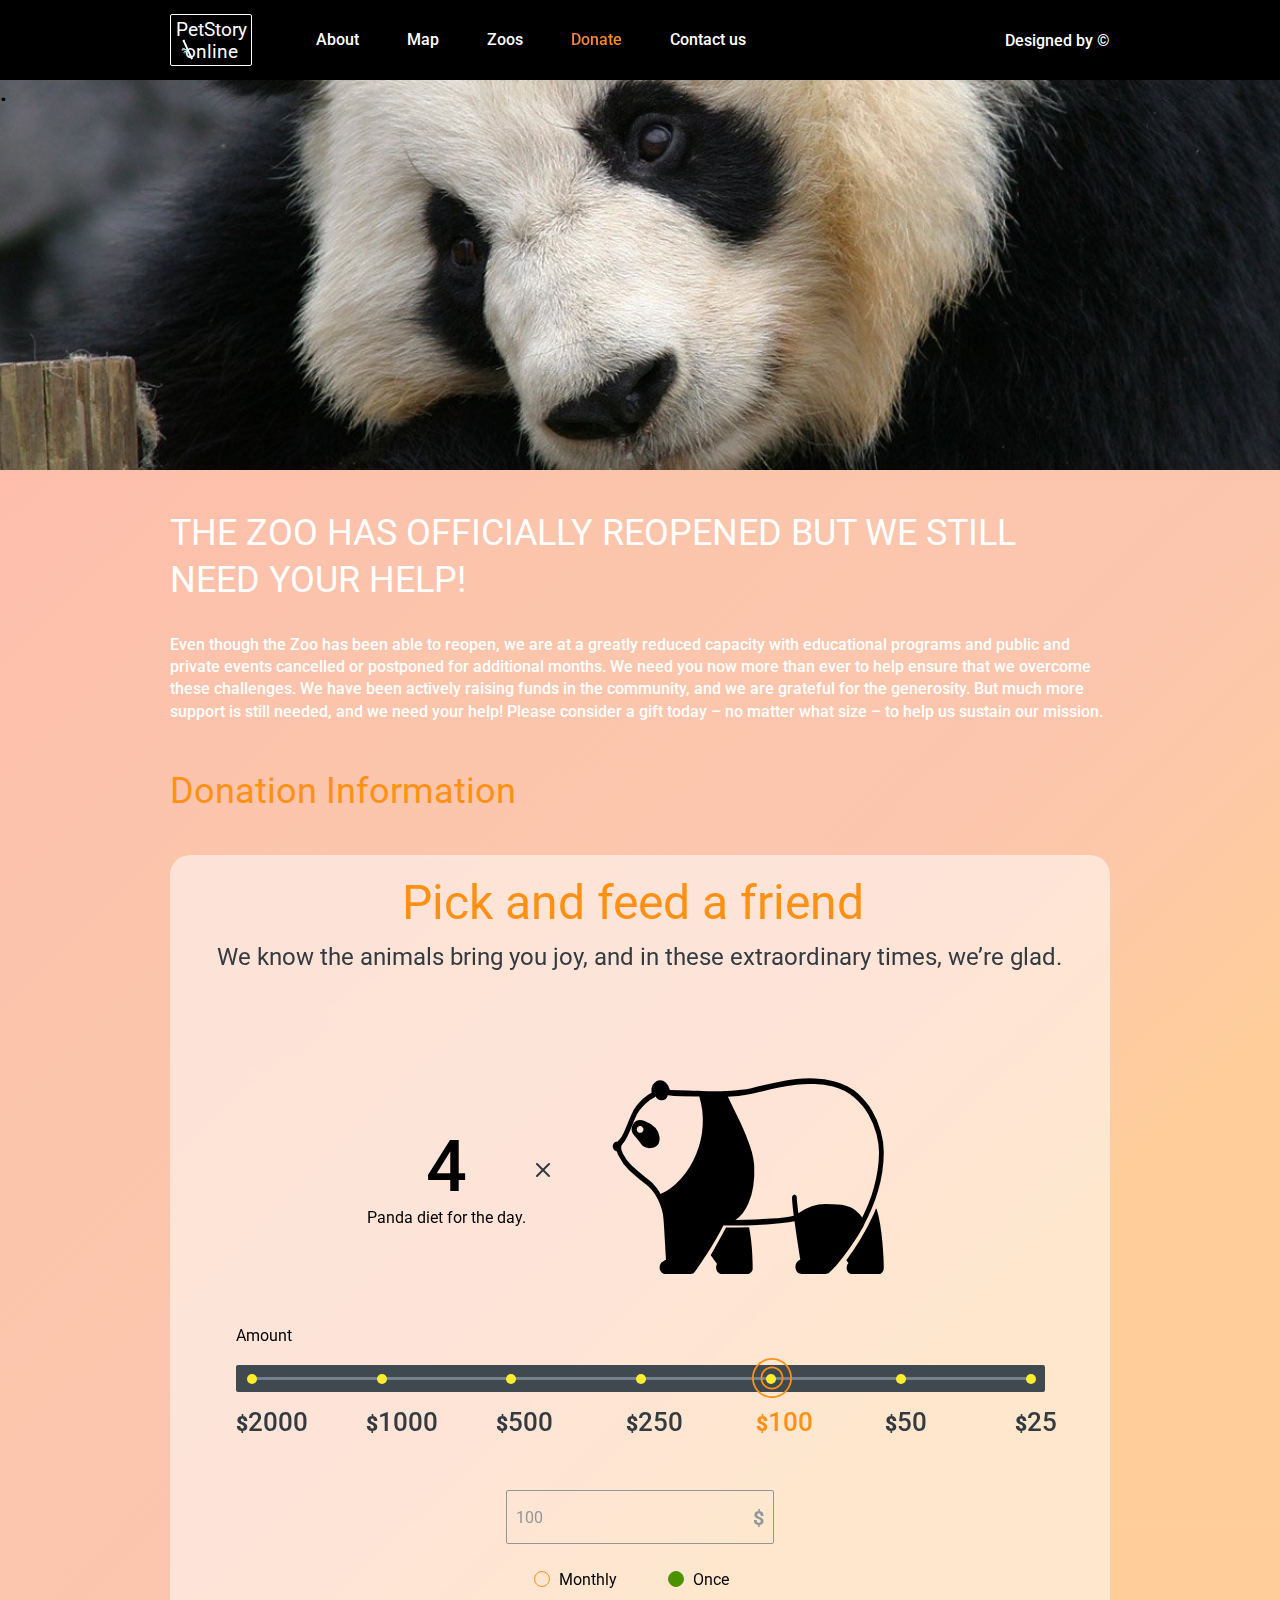
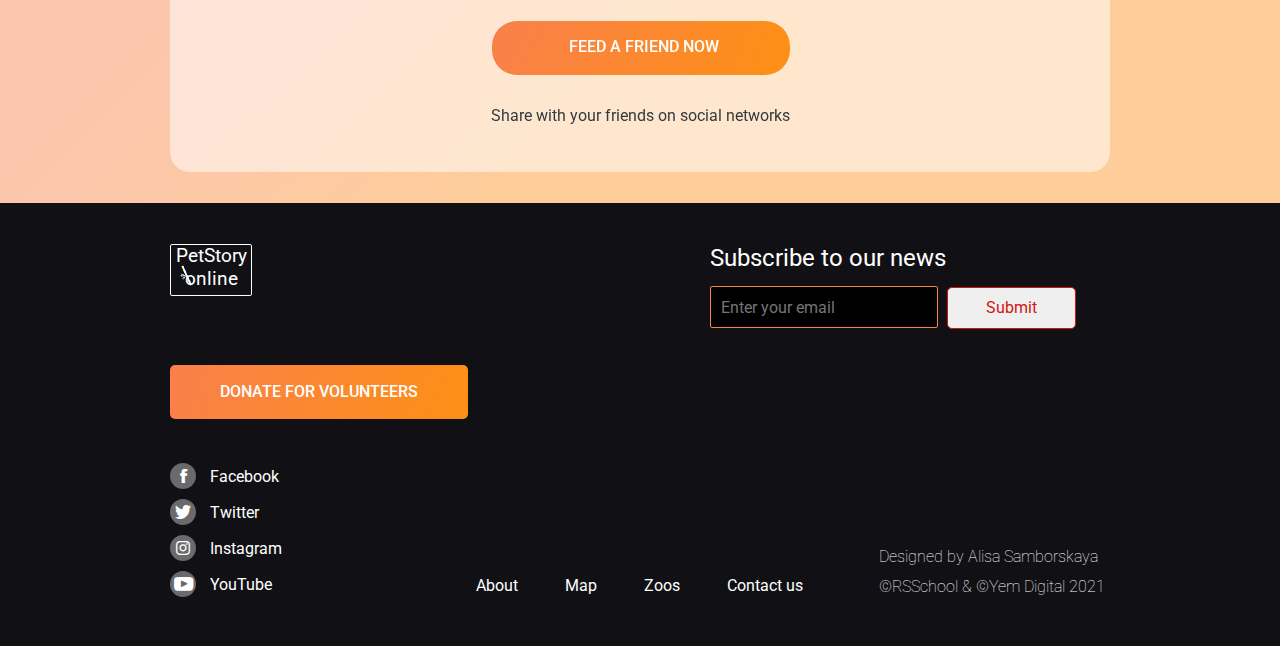
<file: online-zoo/pages/donate/index.html>
<!DOCTYPE html>
<html lang="en">

<head>
    <meta charset="UTF-8">
    <meta http-equiv="X-UA-Compatible" content="IE=edge">
    <meta name="viewport" content="width=device-width, initial-scale=1.0">
    <link rel="shortcut icon" href="../../assets/icons/favicon.ico" type="image/x-icon">
    <link rel="icon" href="../../assets/icons/favicon.ico" type="image/x-icon">
    <link rel="stylesheet" href="../../assets/styles/normalize.min.css">
    <link rel="stylesheet" href="../../assets/styles/icons.css">
    <link rel="preconnect" href="https://fonts.googleapis.com">
    <link rel="preconnect" href="https://fonts.gstatic.com" crossorigin>
    <link href="https://fonts.googleapis.com/css2?family=Roboto:wght@300;400;500;700&display=swap" rel="stylesheet">
    <link rel="stylesheet" href="style.css">
    <title>Online-zoo</title>
</head>

<body>
    <header class="header">
        <div class="container">
            <div class="header_wrapper">
                <a href="../main/index.html">
                    <div class="header__logo">
                        <h1 class="header__logo_text">PetStory online</h1>
                        <img class="header__logo_bamboo" src="../../assets/icons/bamboo.svg" alt="bamboo logo">
                    </div>
                </a>
                <nav>
                    <ul>
                        <li>
                            <a href="../main/index.html">About</a>
                        </li>
                        <li>
                            <a href="../map/index.html">Map</a>
                        </li>
                        <li>
                            <a href="../zoos/index.html">Zoos</a>
                        </li>
                        <li>
                            <a href="../donate/index.html">Donate</a>
                        </li>
                        <li>
                            <a href="../contact/index.html">Contact us</a>
                        </li>
                    </ul>
                </nav>
                <div class="designed">
                    <a href="https://www.figma.com/file/jfEFwkXVj1WRq7sUHDr8os/PetStory-online">Designed by ©</a>
                </div>
                <div class="burger">
                    <div class="burger_line"></div>
                    <div class="burger_line"></div>
                    <div class="burger_line"></div>
                </div>
                <div class="burger_menu">
                    <div class="wrapper">
                        <a class="burger__logo" href="../main/index.html">
                            <p>PetStory online</p>
                            <img src="../../assets/icons/bamboo-orange.svg" alt="bamboo">
                        </a>
                        <ul>
                            <li>
                                <a href="../main/index.html">About</a>
                            </li>
                            <li>
                                <a href="../map/index.html">Map</a>
                            </li>
                            <li>
                                <a href="../zoos/index.html">Zoos</a>
                            </li>
                            <li>
                                <a href="../donate/index.html">Donate</a>
                            </li>
                            <li>
                                <a href="../contact/index.html">Contact us</a>
                            </li>
                            <li>
                                <a href="https://www.figma.com/file/jfEFwkXVj1WRq7sUHDr8os/PetStory-online">Designed by ©</a>
                            </li>
                        </ul>
                    </div>
                </div>
            </div>
        </div>
    </header>
    <section class="watch">
        <h2 class="for_validator"> .</h2>
    </section>
    <section class="donate">
        <div class="container">
            <h3>THE ZOO HAS OFFICIALLY REOPENED BUT WE STILL NEED YOUR HELP!</h3>
            <p class="donate_p">Even though the Zoo has been able to reopen, we are at a greatly reduced capacity with educational programs and public and private events cancelled or postponed for additional months. We need you now more than ever to help ensure that we overcome
                these challenges. We have been actively raising funds in the community, and we are grateful for the generosity. But much more support is still needed, and we need your help! Please consider a gift today – no matter what size – to help
                us sustain our mission.</p>
            <h3 class="orange">Donation Information</h3>
            <div class="pick">
                <h2>Pick and feed a friend</h2>
                <p class="subtitle">We know the animals bring you joy, and in these extraordinary times, we’re glad.</p>
                <div class="illustration">
                    <div class="counter">
                        <div class="counter_numb"> 4 </div>
                        <div class="text">Panda diet for the day.</div>
                    </div>

                    <div class="divider"><img src="../../assets/icons/x_icon.svg" alt="x"></div>
                    <div class="panda"><span class="icon-panda_icon"></span></div>
                </div>
                <form class="amount" action="#">
                    <p class="amount_p">Amount</p>
                    <div class="radio_money">
                        <div class="wrapper"></div>
                        <div class="item">
                            <input id="radio-1" type="radio" name="item_input" value="5000" class="item_input">
                            <label class="item_label" for="radio-1">$5000</label>
                        </div>
                        <div class="item">
                            <input id="radio-2" type="radio" name="item_input" value="2000" class="item_input">
                            <label class="item_label" for="radio-2">$2000</label>
                        </div>
                        <div class="item">
                            <input id="radio-3" type="radio" name="item_input" value="1000" class="item_input">
                            <label class="item_label" for="radio-3">$1000</label>
                        </div>
                        <div class="item">
                            <input id="radio-4" type="radio" name="item_input" value="500" class="item_input">
                            <label class="item_label" for="radio-4">$500</label>
                        </div>
                        <div class="item">
                            <input id="radio-5" type="radio" name="item_input" value="250" class="item_input">
                            <label class="item_label" for="radio-5">$250</label>
                        </div>
                        <div class="item">
                            <input id="radio-6" type="radio" name="item_input" value="100" class="item_input" checked>
                            <label class="item_label" for="radio-6">$100</label>
                        </div>
                        <div class="item">
                            <input id="radio-7" type="radio" name="item_input" value="50" class="item_input">
                            <label class="item_label" for="radio-7">$50</label>
                        </div>
                        <div class="item">
                            <input id="radio-8" type="radio" name="item_input" value="25" class="item_input">
                            <label class="item_label" for="radio-8">$25</label>
                        </div>

                    </div>
                    <div class="number">
                        <input class="number_input" type="number" placeholder="Another amount" onkeypress="this.value=this.value.substring(0,3)">
                    </div>

                    <div class="periodicity">
                        <div class="periodicity_item">
                            <input id="radio-10" type="radio" name="periodicity_name" class="periodicity_input">
                            <label class="periodicity_label" for="radio-10">Monthly</label>
                        </div>
                        <div class="periodicity_item">
                            <input id="radio-11" type="radio" name="periodicity_name" class="periodicity_input" checked>
                            <label class="periodicity_label" for="radio-11">Once</label>
                        </div>
                    </div>
                    <button class="btn">Feed a friend now</button>
                </form>
                <a class="share" href="#">Share with your friends on social networks </a>
            </div>

        </div>
    </section>
    <footer class="footer">
        <div class="container">
            <div class="footer_container">
                <a class="footer__logo" href="../main/index.html">
                    <p>PetStory online</p>
                    <img src="../../assets/icons/bamboo.svg" alt="bamboo">
                </a>
                <div class="footer__subscribe">
                    <div class="subtitle">Subscribe to our news</div>
                    <form action="#">
                        <input class="input" type="email" placeholder="Enter your email" required>
                        <button class="submit">Submit</button>
                    </form>
                </div>
                <form action="../donate/index.html" target="_blank">
                    <button class="btn btn-rectangular">donate for volunteers</button>
                </form>
                <div class="footer__social">
                    <ul>
                        <li>
                            <a href="https://www.facebook.com/">
                                <div class="footer__social_icon"><span class="icon-facebook"></span> </div>
                                <div class="footer__social_name">Facebook</div>
                            </a>
                        </li>
                        <li>
                            <a href="https://twitter.com/">
                                <div class="footer__social_icon"><span class="icon-twitter"></span></div>
                                <div class="footer__social_name">Twitter</div>
                            </a>
                        </li>
                        <li>
                            <a href="https://www.instagram.com/">
                                <div class="footer__social_icon"><span class="icon-instagram"></span></div>
                                <div class="footer__social_name">Instagram</div>
                            </a>
                        </li>
                        <li>
                            <a href="https://www.youtube.com/">
                                <div class="footer__social_icon"><span class="icon-youtube"></span></div>
                                <div class="footer__social_name">YouTube</div>
                            </a>
                        </li>
                    </ul>
                </div>
                <nav>
                    <ul>
                        <li>
                            <a href="../main/index.html">About</a>
                        </li>
                        <li>
                            <a href="../map/index.html">Map</a>
                        </li>
                        <li>
                            <a href="../zoos/index.html">Zoos</a>
                        </li>
                        <li>
                            <a href="../contact/index.html">Contact us</a>
                        </li>
                    </ul>
                </nav>
                <div class="footer_design">
                    Designed by Alisa Samborskaya ©RSSchool & ©Yem Digital 2021
                </div>
            </div>
        </div>
    </footer>

    <script src="script.js"></script>

</body>

</html>
</file>
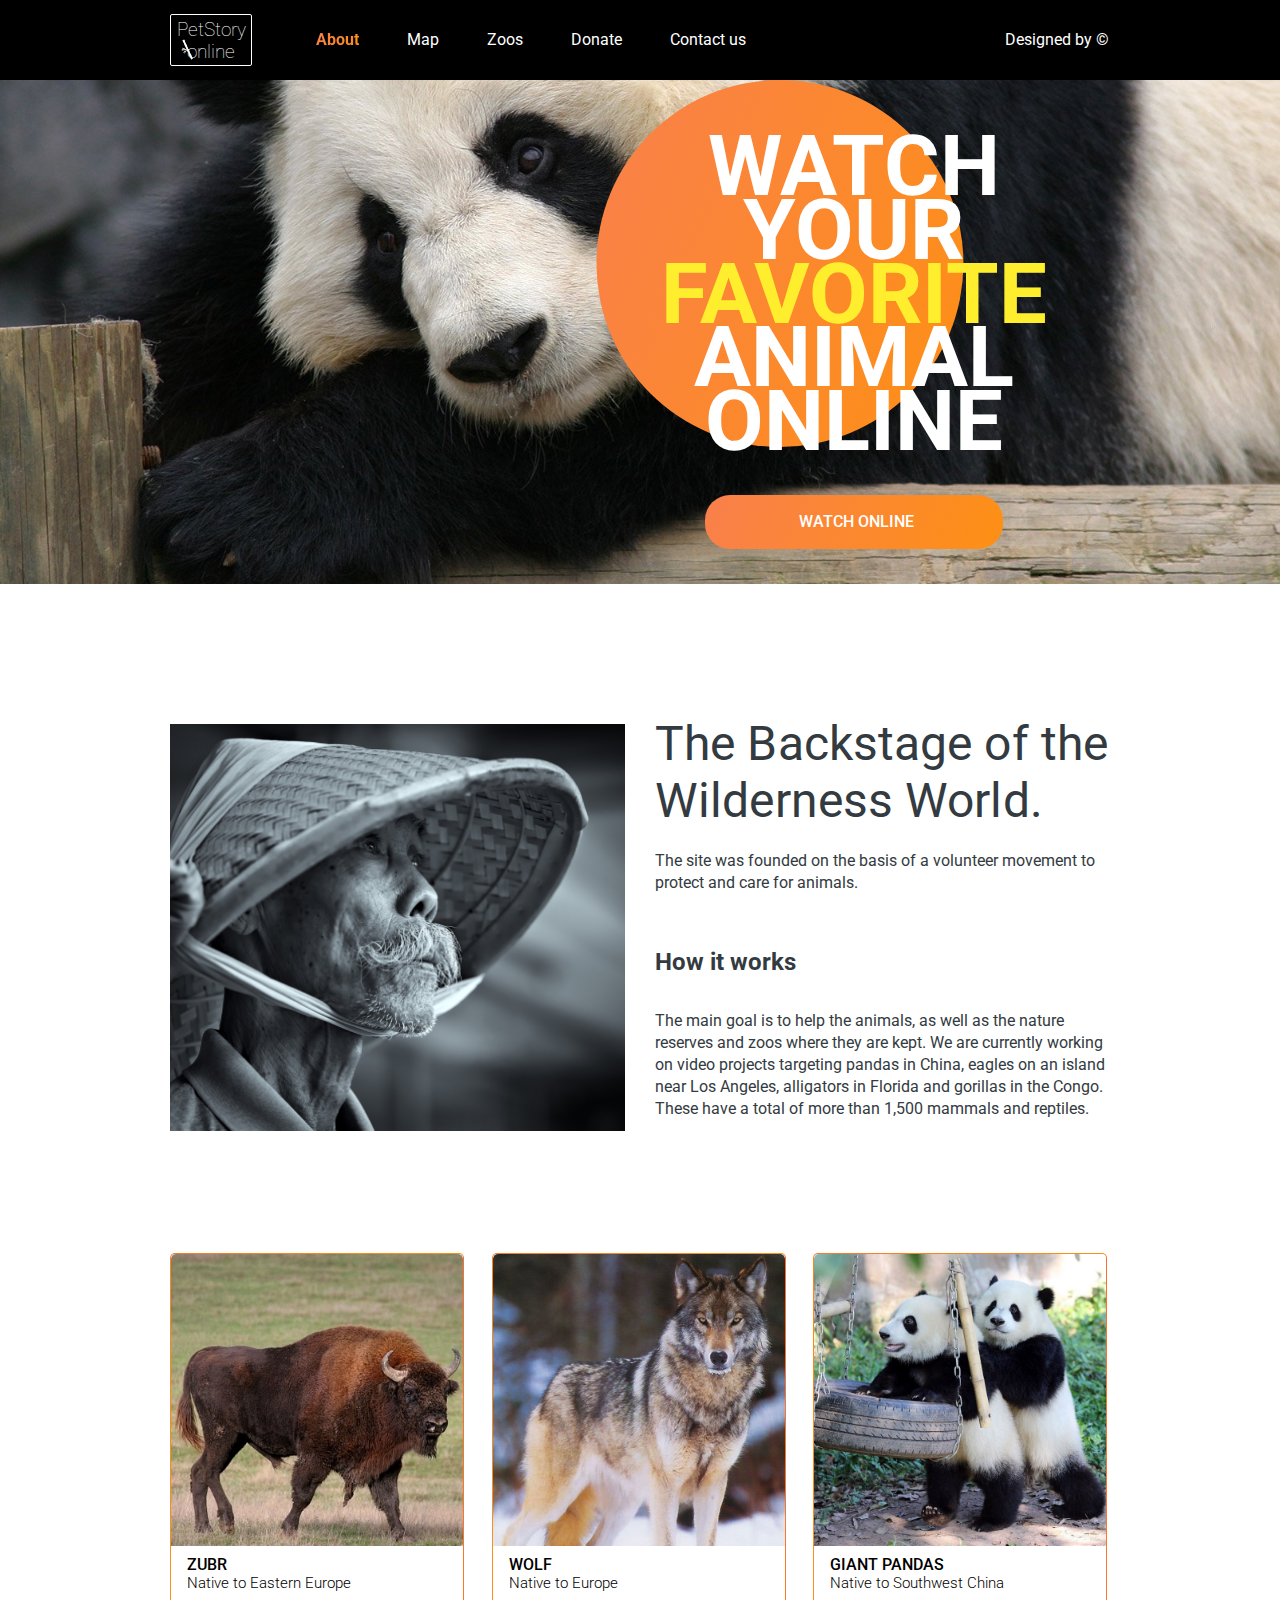
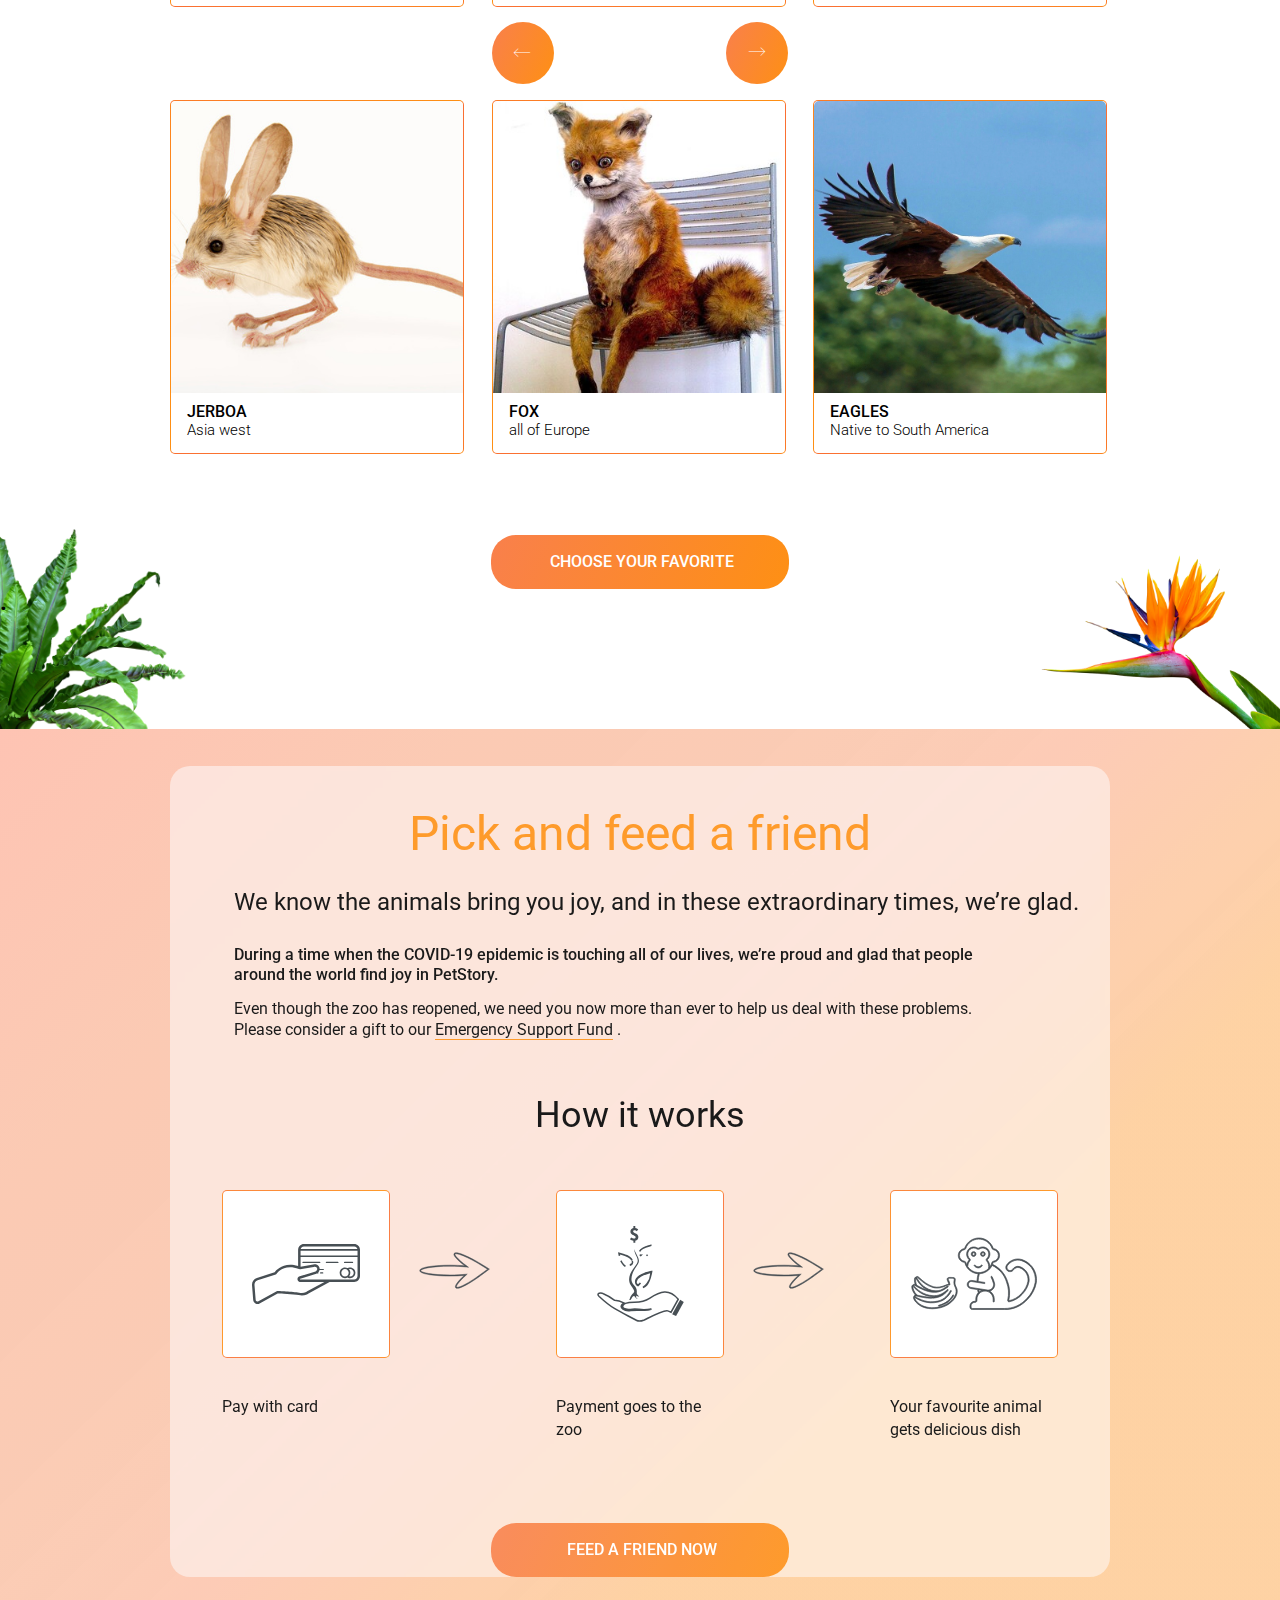
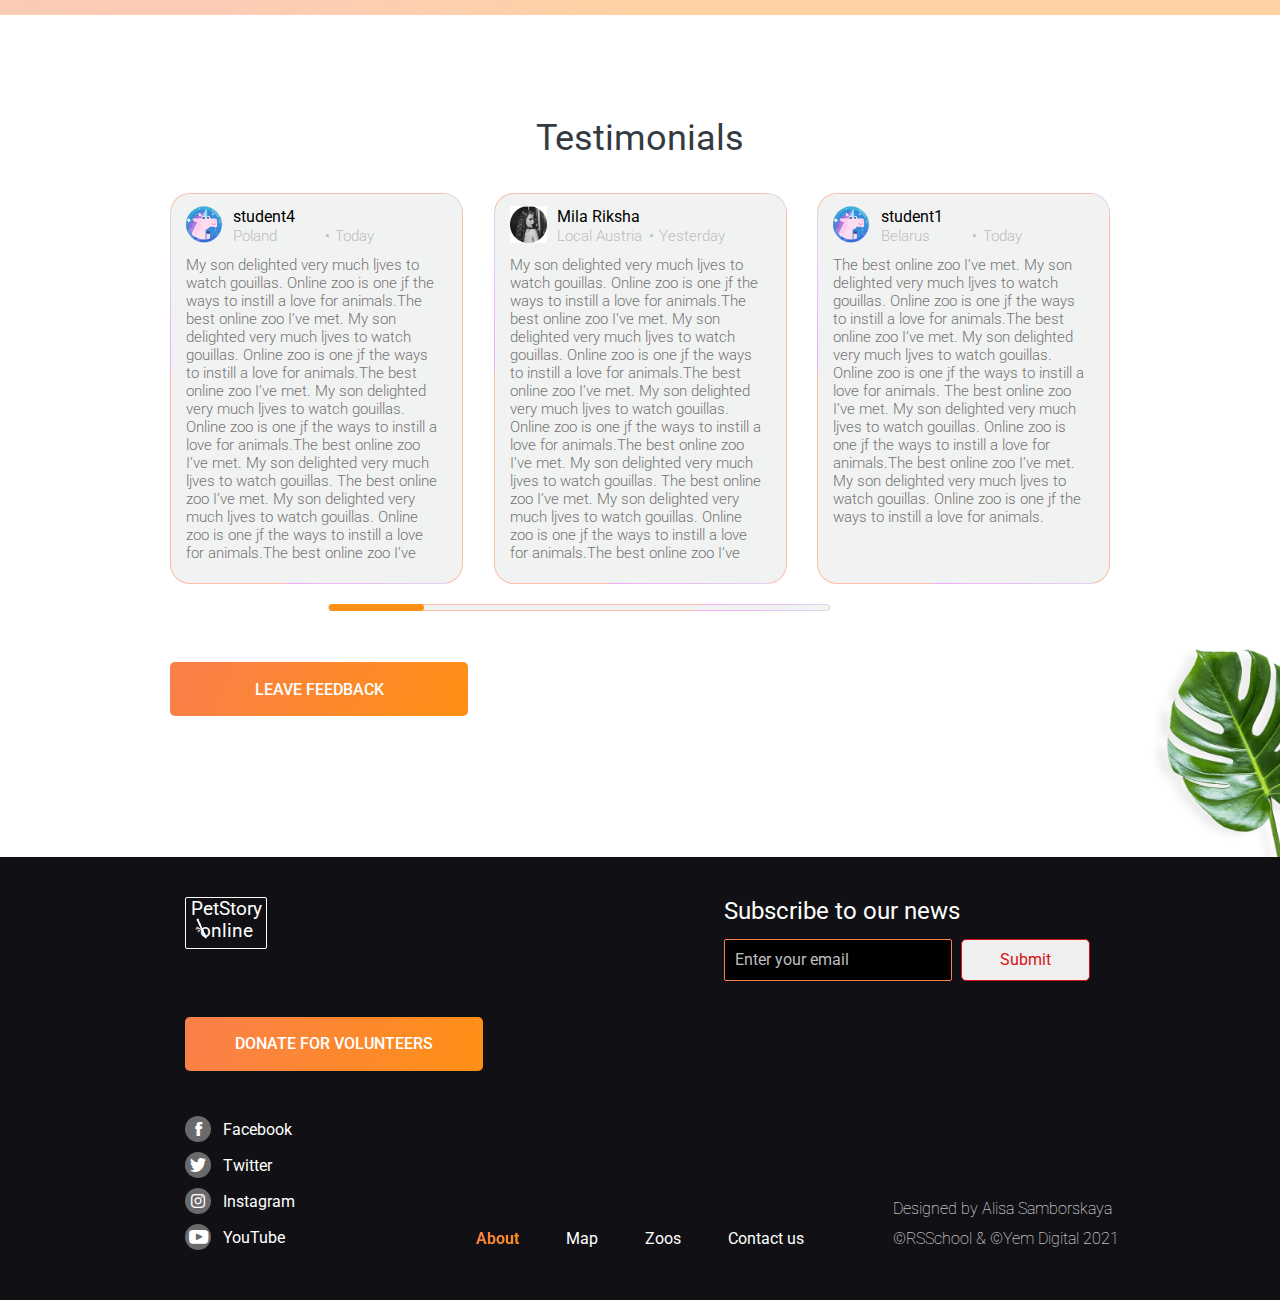
<file: online-zoo/pages/main/index.html>
<!DOCTYPE html>
<html lang="en">

<head>
    <meta charset="UTF-8">
    <meta http-equiv="X-UA-Compatible" content="IE=edge">
    <meta name="viewport" content="width=device-width, initial-scale=1.0">
    <link rel="shortcut icon" href="../../assets/icons/favicon.ico" type="image/x-icon">
    <link rel="icon" href="../../assets/icons/favicon.ico" type="image/x-icon">
    <link rel="stylesheet" href="../../assets/styles/normalize.min.css">
    <link rel="stylesheet" href="../../assets/styles/icons.css">
    <link rel="preconnect" href="https://fonts.googleapis.com">
    <link rel="preconnect" href="https://fonts.gstatic.com" crossorigin>
    <link href="https://fonts.googleapis.com/css2?family=Roboto:wght@300;400;500;700&display=swap" rel="stylesheet">
    <link rel="stylesheet" href="style.css">
    <title>Online-zoo</title>
</head>

<body>
    <header class="header">
        <div class="container">
            <div class="header_wrapper">
                <a href="../main/index.html">
                    <div class="header__logo">
                        <h1 class="header__logo_text">PetStory online</h1>
                        <img class="header__logo_bamboo" src="../../assets/icons/bamboo.svg" alt="bamboo logo">
                    </div>
                </a>
                <nav>
                    <ul>
                        <li>
                            <a href="../main/index.html">About</a>
                        </li>
                        <li>
                            <a href="../map/index.html">Map</a>
                        </li>
                        <li>
                            <a href="../zoos/index.html">Zoos</a>
                        </li>
                        <li>
                            <a href="../donate/index.html">Donate</a>
                        </li>
                        <li>
                            <a href="../contact/index.html">Contact us</a>
                        </li>
                    </ul>
                </nav>
                <div class="designed">
                    <a href="https://www.figma.com/file/jfEFwkXVj1WRq7sUHDr8os/PetStory-online">Designed by ©</a>
                </div>
                <div class="burger">
                    <div class="burger_line"></div>
                    <div class="burger_line"></div>
                    <div class="burger_line"></div>
                </div>
                <div class="burger_menu">
                    <div class="wrapper">
                        <a class="burger__logo" href="../main/index.html">
                            <p>PetStory online</p>
                            <img src="../../assets/icons/bamboo-orange.svg" alt="bamboo">
                        </a>
                        <ul>
                            <li>
                                <a href="../main/index.html">About</a>
                            </li>
                            <li>
                                <a href="../map/index.html">Map</a>
                            </li>
                            <li>
                                <a href="../zoos/index.html">Zoos</a>
                            </li>
                            <li>
                                <a href="../donate/index.html">Donate</a>
                            </li>
                            <li>
                                <a href="../contact/index.html">Contact us</a>
                            </li>
                            <li>
                                <a href="https://www.figma.com/file/jfEFwkXVj1WRq7sUHDr8os/PetStory-online">Designed by ©</a>
                            </li>
                        </ul>
                    </div>
                </div>
            </div>
        </div>
    </header>
    <section class="watch">
        <div class="container">
            <div class="watch_container">
                <h2> Watch your <span>favorite</span> animal online</h2>
                <form action="https://youtu.be/OObOQ2GElhA" target="_blank">
                    <button class="btn">watch online</button>
                </form>
            </div>
        </div>
    </section>
    <section class="backstage">
        <div class="container">
            <div class="backstage_container">
                <div class="backstage_img"><img src="../../assets/images/bamboo-cap.jpg" alt=""></div>
                <div class="backstage__text">
                    <h2>The Backstage of the Wilderness World.</h2>
                    <p>The site was founded on the basis of a volunteer movement to protect and care for animals.</p>
                    <h3>How it works </h3>
                    <p>The main goal is to help the animals, as well as the nature reserves and zoos where they are kept. We are currently working on video projects targeting pandas in China, eagles on an island near Los Angeles, alligators in Florida and
                        gorillas in the Congo. These have a total of more than 1,500 mammals and reptiles.</p>
                </div>
            </div>
        </div>
        <img class="flower-foto" src="../../assets/images/flower_foto1.png" alt="flower foto">
    </section>
    <section class="pets">

        <div class="container">
            <div class="pets_container">
                <div class="pets_wrapper">
                </div>
            </div>

            <button class="btn btn-left"><span class="icon-left"></span></button>
            <button class="btn btn-right"><span class="icon-right"></span></button>
            <form action="../map/index.html" target="_blank">
                <button class="btn">choose your favorite</button>
            </form>

        </div>
        <img class="palm" src="../../assets/images/palm_foto.png" alt="palm">
        <img class="strelitzia" src="../../assets/images/strelitzia1.png" alt="strelitzia">
        <h2 class="for_validator"> .</h2>
    </section>
    <section class="pick">
        <div class="container">
            <div class="pick_wrapper">
                <h2>Pick and feed a friend</h2>
                <div class="subtitle">
                    We know the animals bring you joy, and in these extraordinary times, we’re glad.
                </div>
                <p class="text text-bold">During a time when the COVID-19 epidemic is touching all of our lives, we’re proud and glad that people around the world find joy in PetStory.</p>
                <p class="text">Even though the zoo has reopened, we need you now more than ever to help us deal with these problems. Please consider a gift to our <a href="../donate/index.html">Emergency Support Fund</a> . </p>
                <h3>How it works</h3>
                <div class="pick__instruction">
                    <div class="pick__instruction__item">
                        <div class="pick__instruction__item_img"><img src="../../assets/icons/pay.svg" alt="pay"></div>
                        <div class="pick__instruction__item_text">Pay with card</div>
                    </div>
                    <div class="pick__instruction__item">
                        <div class="pick__instruction__item_img"><img src="../../assets/icons/zoo.svg" alt="zoo"></div>
                        <div class="pick__instruction__item_text">Payment goes to the zoo</div>
                    </div>
                    <div class="pick__instruction__item">
                        <div class="pick__instruction__item_img"><img src="../../assets/icons/monkey.svg" alt="monkey"></div>
                        <div class="pick__instruction__item_text">Your favourite animal gets delicious dish</div>
                    </div>
                </div>
                <form action="../donate/index.html" target="_blank">
                    <button class="btn">Feed a friend now</button>
                </form>
            </div>
        </div>
    </section>
    <section class="testimonials">
        <div class="container">
            <h3>Testimonials</h3>
            <div class="testimonials_wrapper">
            </div>
            <input class="slider" type="range" min="0" max="100" value="0" id="myRange">


            <form action="#" target="_blank">
                <button class="btn btn-rectangular">leave feedback</button>
            </form>
        </div>
        <img class="leav" src="../../assets/images/leav_foto.png" alt="leav photo">
    </section>
    <footer class="footer">
        <div class="container">
            <div class="footer_container">
                <a class="footer__logo" href="../main/index.html">
                    <p>PetStory online</p>
                    <img src="../../assets/icons/bamboo.svg" alt="bamboo">
                </a>
                <div class="footer__subscribe">
                    <div class="subtitle">Subscribe to our news</div>
                    <form action="#">
                        <input class="input" type="email" placeholder="Enter your email" required>
                        <button class="submit">Submit</button>
                    </form>
                </div>
                <form action="../donate/index.html" target="_blank">
                    <button class="btn btn-rectangular">donate for volunteers</button>
                </form>
                <div class="footer__social">
                    <ul>
                        <li>
                            <a href="https://www.facebook.com/">
                                <div class="footer__social_icon"><span class="icon-facebook"></span> </div>
                                <div class="footer__social_name">Facebook</div>
                            </a>
                        </li>
                        <li>
                            <a href="https://twitter.com/">
                                <div class="footer__social_icon"><span class="icon-twitter"></span></div>
                                <div class="footer__social_name">Twitter</div>
                            </a>
                        </li>
                        <li>
                            <a href="https://www.instagram.com/">
                                <div class="footer__social_icon"><span class="icon-instagram"></span></div>
                                <div class="footer__social_name">Instagram</div>
                            </a>
                        </li>
                        <li>
                            <a href="https://www.youtube.com/">
                                <div class="footer__social_icon"><span class="icon-youtube"></span></div>
                                <div class="footer__social_name">YouTube</div>
                            </a>
                        </li>
                    </ul>
                </div>
                <nav>
                    <ul>
                        <li>
                            <a href="../main/index.html">About</a>
                        </li>
                        <li>
                            <a href="../map/index.html">Map</a>
                        </li>
                        <li>
                            <a href="../zoos/index.html">Zoos</a>
                        </li>
                        <li>
                            <a href="../contact/index.html">Contact us</a>
                        </li>
                    </ul>
                </nav>
                <div class="footer_design">
                    Designed by Alisa Samborskaya ©RSSchool & ©Yem Digital 2021
                </div>
            </div>
        </div>
    </footer>

    <script type="module" src="script.js"></script>

</body>

</html>
</file>
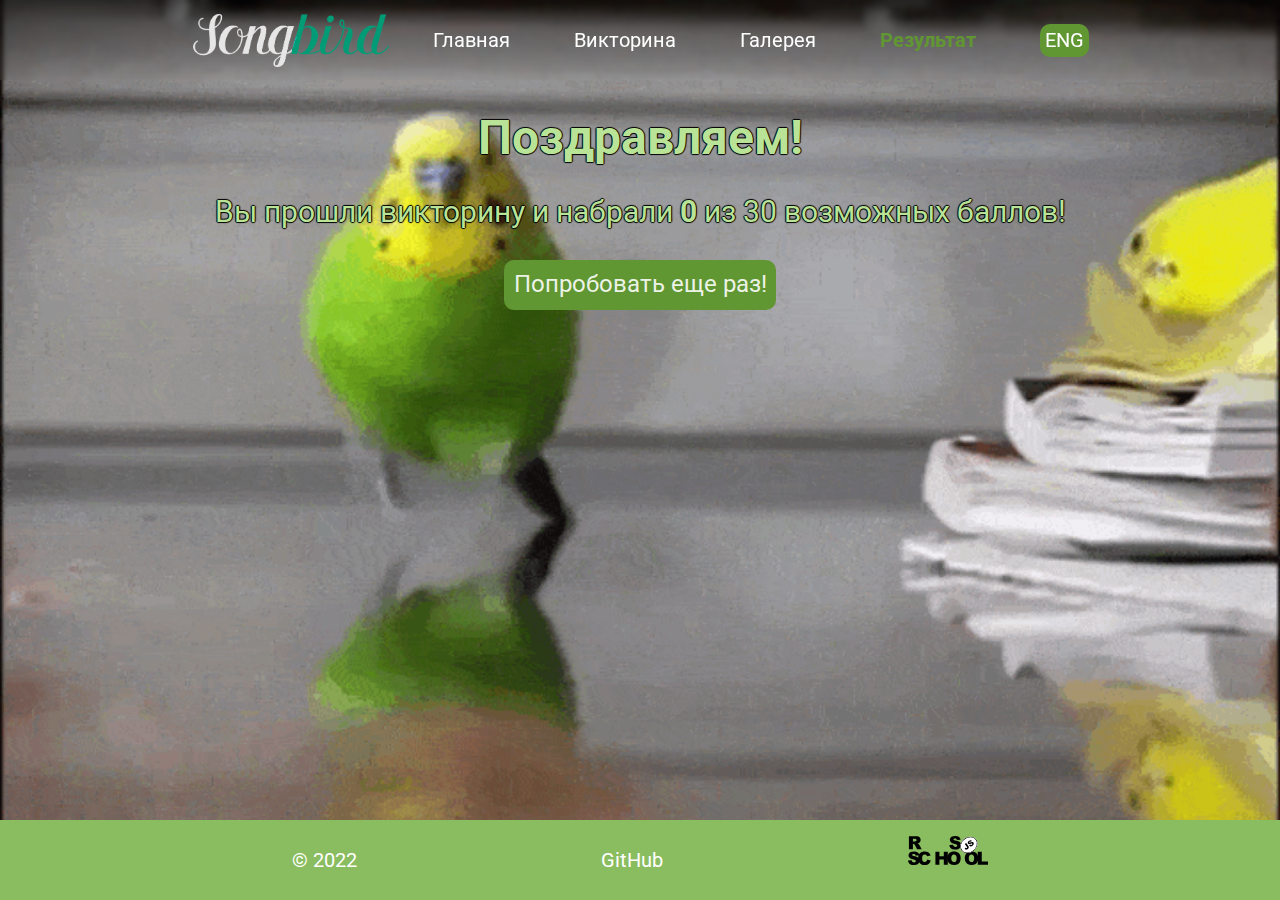
<file: songbird/pages/result/index.html>
<!DOCTYPE html>
<html lang="en">

<head>
  <meta charset="UTF-8">
  <meta http-equiv="X-UA-Compatible" content="IE=edge">
  <meta name="viewport" content="width=device-width, initial-scale=1.0">
  <link rel="shortcut icon" href="../../assets/icons/favicon.ico" type="image/x-icon">
  <link rel="icon" href="../../assets/icons/favicon.ico" type="image/x-icon">
  <link href="https://fonts.googleapis.com/css2?family=Roboto&display=swap" rel="stylesheet">
  <link rel="stylesheet" href="../../assets/styles/normalize.min.css">
  <link rel="stylesheet" href="style.css">
  <title>SongBird</title>
</head>

<body class="body">
  <header class="header">
    <div class="container">
      <div class="header_wrapper">
        <div class="header__logo">
          <a href="../main/index.html">
            <img class="header__logo_img" src="../../assets/icons/logo.svg" alt="logo">
          </a>
        </div>
        <nav class="header__nav">
          <ul class="list">
            <li class="list__item">
              <a class="main-link" href="../main/index.html"></a>
            </li>
            <li class="list__item">
              <a class="quiz-link" href="../quiz/index.html"></a>
            </li>
            <li class="list__item">
              <a class="gallery-link" href="../gallery/index.html"></a>
            </li>
            <li class="list__item">
              <a class="result-link" href="../result/index.html"></a>
            </li>
            <li class="list__item">
              <button class="lang"></button>
            </li>
          </ul>
        </nav>

        <div class="burger">
          <div class="burger_line"></div>
          <div class="burger_line"></div>
          <div class="burger_line"></div>
        </div>
        <div class="burger_menu">
          <div class="wrapper">
            <img class="burger__logo" src="../../assets/icons/logo.svg" alt="logo">
            <ul>
              <li>
                <a class="main-link" href="../main/index.html"></a>
              </li>
              <li>
                <a class="quiz-link" href="../quiz/index.html"></a>
              </li>
              <li>
                <a class="gallery-link" href="../gallery/index.html"></a>
              </li>
              <li>
                <a class="result-link" href="../result/index.html"></a>
              </li>
              <li>
                <button class="lang"></button>
              </li>
            </ul>

          </div>
        </div>
      </div>
    </div>
  </header>
  <main class="main">

    <div class="container">
      <div class="main__container">
        <h1 class="title"></h1>
        <p class="subtitle"><span class="part1"></span><span id="result"></span><span class="part2"></span></p>
        <input type="button" id="btn" value="">
      </div>
    </div>
  </main>
  <footer class="footer">
    <div class="container">
      <div class="footer_wrapper">
        <div class="footer_date">
          © 2022
        </div>
        <div class="footer__git">
          <a href="https://github.com/shustovsky" target="_blank">GitHub</a>
        </div>
        <div class="footer__logo">
          <a href="https://rs.school/js/" target="_blank">
            <img src="../../assets/icons/rs_school_js.svg" alt="rs_school logo">
          </a>
        </div>
      </div>
    </div>

  </footer>
  <script type="module" src="script.js"></script>

</body>

</html>
</file>
<file: online-zoo/assets/styles/icons.css>
@font-face {
    font-family: 'icomoon';
    src: url('../fonts/icons/icomoon.eot?wkmnvm');
    src: url('../fonts/icons/icomoon.eot?wkmnvm#iefix') format('embedded-opentype'), url('../fonts/icons/icomoon.ttf?wkmnvm') format('truetype'), url('../fonts/icons/icomoon.woff?wkmnvm') format('woff'), url('../fonts/icons/icomoon.svg?wkmnvm#icomoon') format('svg');
    font-weight: normal;
    font-style: normal;
    font-display: block;
}

[class^="icon-"],
[class*=" icon-"] {
    /* use !important to prevent issues with browser extensions that change fonts */
    font-family: 'icomoon' !important;
    speak: never;
    font-style: normal;
    font-weight: normal;
    font-variant: normal;
    text-transform: none;
    line-height: 1;
    /* Better Font Rendering =========== */
    -webkit-font-smoothing: antialiased;
    -moz-osx-font-smoothing: grayscale;
}

.icon-facebook:before {
    content: "\e915";
    color: #fff;
}

.icon-alligator_icon:before {
    content: "\e900";
}

.icon-cheetah_icon .path1:before {
    content: "\e901";
    color: rgb(0, 0, 0);
    opacity: 0.5;
}

.icon-cheetah_icon .path2:before {
    content: "\e902";
    margin-left: -2.2998046875em;
    color: rgb(0, 0, 0);
}

.icon-cheetah_icon .path3:before {
    content: "\e903";
    margin-left: -2.2998046875em;
    color: rgb(0, 0, 0);
    opacity: 0.5;
}

.icon-cheetah_icon .path4:before {
    content: "\e904";
    margin-left: -2.2998046875em;
    color: rgb(0, 0, 0);
}

.icon-cheetah_icon .path5:before {
    content: "\e905";
    margin-left: -2.2998046875em;
    color: rgb(0, 0, 0);
}

.icon-dollar:before {
    content: "\e906";
}

.icon-down:before {
    content: "\e907";
}

.icon-eagle_icon:before {
    content: "\e908";
}

.icon-gorilla_icon:before {
    content: "\e909";
}

.icon-instagram:before {
    content: "\e90a";
    color: #fff;
}

.icon-left:before {
    content: "\e90b";
}

.icon-minus:before {
    content: "\e90c";
}

.icon-panda_icon:before {
    content: "\e90d";
}

.icon-penguin_icon:before {
    content: "\e90e";
}

.icon-plus:before {
    content: "\e90f";
}

.icon-right:before {
    content: "\e910";
}

.icon-sloth_icon:before {
    content: "\e911";
}

.icon-twitter:before {
    content: "\e912";
    color: #fff;
}

.icon-user_icon:before {
    content: "\e913";
}

.icon-youtube:before {
    content: "\e914";
    color: #fff;
}
</file>
<file: online-zoo/pages/donate/style.css>
@charset "UTF-8";
* {
  box-sizing: border-box;
  margin: 0;
  padding: 0;
  /* outline: 1px solid red; */
  /* подчеркивает каждый элемент карсным */
}

html {
  scroll-behavior: smooth;
  /* для плавной прокрутки */
  font-family: "Roboto";
  font-style: normal;
}
html::-webkit-scrollbar {
  width: 0;
}

.container {
  margin: 0 auto;
  max-width: 1160px;
  position: relative;
}

.btn {
  width: 298px;
  height: 54px;
  background: linear-gradient(113.96deg, #F9804B 1.49%, #FE9013 101.44%);
  border-radius: 25px;
  border: none;
  font-weight: 500;
  font-size: 16px;
  line-height: 140%;
  text-align: center;
  text-transform: uppercase;
  color: #FFFFFF;
  display: block;
  cursor: pointer;
}
.btn-left, .btn-right {
  width: 62px;
  height: 62px;
  border-radius: 100%;
  display: flex;
  justify-content: center;
  align-items: center;
  position: absolute;
  padding-top: 5px;
}
.btn-rectangular {
  border-radius: 5px;
}
.btn:hover {
  background: #E47209;
}
.btn:active {
  background: #4B9200;
}
.btn-disable {
  background: #767474;
}

.submit {
  width: 129px;
  height: 42px;
  font-weight: 400;
  font-size: 16px;
  line-height: 140%;
  border: 1px solid #000000;
  color: #000000;
  cursor: pointer;
  border-radius: 5px;
}
.submit:active {
  color: #4B9200;
  border-color: #4B9200;
}

.header {
  background: #000000;
  backdrop-filter: blur(2px);
  color: #FFFFFF;
  font-size: 16px;
  font-weight: 500;
}
.header_wrapper {
  height: 80px;
  display: grid;
  grid-template-columns: 1fr 6fr 1fr;
  grid-template-rows: 1fr;
  align-items: center;
}
.header__logo {
  width: 82px;
  height: 52px;
  border: 1px solid #FFFFFF;
  border-radius: 2px;
}
.header__logo_text {
  margin: 3.55px 4.75px;
  font-weight: 400;
  font-size: 19px;
  line-height: 120%;
  text-align: center;
}
.header__logo_bamboo {
  position: absolute;
  left: 11px;
  bottom: 20px;
}
.header .designed {
  text-align: right;
  line-height: 140%;
}
.header .burger,
.header .burger_menu {
  display: none;
}
.header nav ul li:nth-child(4) a {
  font-weight: 500;
  pointer-events: none;
  background: linear-gradient(113.96deg, #F9804B 1.49%, #FE9013 101.44%);
  -webkit-background-clip: text;
  background-clip: text;
  color: transparent;
}

nav ul {
  display: flex;
  list-style-type: none;
  gap: 3.64vw;
  line-height: 140%;
}

a {
  text-decoration: none;
  color: #FFFFFF;
}
a:hover {
  transition: all 1s;
  background: linear-gradient(113.96deg, #F9804B 1.49%, #FE9013 101.44%);
  -webkit-background-clip: text;
  background-clip: text;
  color: transparent;
}

.watch {
  height: 386px;
  background: url(../../assets/images/giant-panda.jpg) 0 -342px/100% no-repeat;
}

.donate {
  height: 1482px;
  background: linear-gradient(315.75deg, rgba(254, 210, 144, 0.7) 30.06%, #FEBDAB 100.95%, rgba(254, 210, 144, 0.7) 106.36%), linear-gradient(315.75deg, rgba(254, 189, 171, 0.74) 30.06%, rgba(243, 169, 248, 0.66) 50.74%, #E0D8F0 80.49%, #EAF7FE 127.9%, #EAF7FE 149.54%), linear-gradient(315.75deg, rgba(254, 189, 171, 0.74) 30.06%, rgba(243, 169, 248, 0.66) 50.74%, #E0D8F0 80.49%, #EAF7FE 127.9%, #EAF7FE 149.54%);
}
.donate h3 {
  padding-top: 40px;
  font-weight: 400;
  font-size: 36px;
  line-height: 130%;
  /* identical to box height, or 47px */
  color: #FFFFFF;
  text-transform: uppercase;
}
.donate .orange {
  padding-top: 45px;
  color: #FE9013;
  text-transform: none;
}
.donate .donate_p {
  padding-top: 10px;
  font-weight: 500;
  font-size: 16px;
  line-height: 140%;
  color: #FFFFFF;
}
.donate .pick {
  margin-top: 60px;
  height: 964px;
  background: rgba(255, 255, 255, 0.52);
  backdrop-filter: blur(2px);
  border-radius: 20px;
  position: relative;
}
.donate .pick h2 {
  padding-top: 40px;
  padding-right: 12px;
  font-weight: 400;
  font-size: 48px;
  line-height: 120%;
  text-align: center;
  color: #FE9013;
}
.donate .pick .subtitle {
  margin-top: 1.8%;
  margin-left: 93px;
  font-weight: 400;
  font-size: 24px;
  line-height: 120%;
  color: #333B41;
}
.donate .pick .illustration {
  margin: 87px 0 0 25.8%;
  width: 540px;
  height: 250px;
  display: grid;
  justify-content: center;
  grid-template-columns: 160px 80px 284px;
  align-items: center;
}
.donate .pick .illustration .counter {
  font-weight: 500;
  font-size: 72px;
  line-height: 80%;
  text-align: center;
}
.donate .pick .illustration .counter .text {
  margin: 0;
  padding: 12px 0 0 0;
  font-weight: 400;
  font-size: 16px;
  line-height: 140%;
}
.donate .pick .illustration .divider {
  padding-bottom: 22px;
  padding-left: 10px;
}
.donate .pick .illustration .panda {
  font-size: 196px;
  padding-left: 7px;
  padding-top: 20px;
}
.donate .pick .amount {
  margin-top: 17px;
}
.donate .pick .amount_p {
  margin-top: 1.6%;
  margin-left: 8.3%;
}
.donate .pick .amount .radio_money {
  position: relative;
  margin: 5% 7.4% 0% 7.9%;
  display: flex;
  justify-content: space-between;
  align-items: center;
}
.donate .pick .amount .radio_money .wrapper {
  position: absolute;
  top: -100%;
  width: 99.4%;
  height: 27px;
  background-image: linear-gradient(90deg, #404950 2%, #72828E 2%, #72828E 97.5%, #404950 97.5%);
  background-size: 100% 100%;
  background-repeat: no-repeat;
  border-radius: 2px;
  border: 12px solid #404950;
}
.donate .pick .amount .radio_money .item {
  display: flex;
  flex-direction: column;
  justify-content: center;
  align-items: center;
}
.donate .pick .amount .radio_money .item_input {
  display: none;
}
.donate .pick .amount .radio_money .item_input:checked + .item_label:after {
  content: url("../../assets/icons/roller_icon.svg");
  position: absolute;
  top: -119%;
  left: 16%;
  cursor: pointer;
}
.donate .pick .amount .radio_money .item_input:checked + .item_label {
  color: #FE9013;
}
.donate .pick .amount .radio_money .item_input:hover + .item_label:before {
  background: #FE9013;
}
.donate .pick .amount .radio_money .item_label {
  width: 72px;
  cursor: pointer;
  position: relative;
  font-weight: 500;
  font-size: 26px;
  line-height: 140%;
  color: #333B41;
}
.donate .pick .amount .radio_money .item_label::first-letter {
  font-size: 21px;
  font-weight: 900;
}
.donate .pick .amount .radio_money .item_label:before {
  content: "";
  height: 10px;
  width: 10px;
  position: absolute;
  top: -79%;
  left: 37%;
  background: #FFEE2E;
  border-radius: 50%;
}
.donate .pick .amount .radio_money .item_label::after {
  content: "";
  height: 30px;
  width: 30px;
  position: absolute;
  top: -103%;
  left: 23%;
  background: inherit;
  border-radius: 50%;
}
.donate .pick .amount .number {
  margin: 4.1% auto 0;
  position: relative;
  width: 268px;
  height: 54px;
}
.donate .pick .amount .number_input {
  width: 268px;
  height: 54px;
  padding: 16px 22px 16px 9px;
  font-weight: 400;
  font-size: 16px;
  line-height: 140%;
  color: #929699;
  border: 1px solid #929699;
  border-radius: 2px;
  background: transparent;
}
.donate .pick .amount .number_input::placeholder {
  color: #929699;
}
.donate .pick .amount .number_input:focus {
  outline: none;
  border: 0.7px solid #4B9200;
  color: #4B9200;
}
.donate .pick .amount .number_input:focus::placeholder {
  color: #4B9200;
}
.donate .pick .amount .number_input:invalid {
  color: #D31414;
  border: 1px solid #D31414;
}
.donate .pick .amount .number::after {
  content: "$";
  position: absolute;
  right: 10px;
  top: 17px;
  font-size: 20px;
  font-weight: bold;
  color: #929699;
}
.donate .pick .amount .number input[type=number]::-webkit-outer-spin-button,
.donate .pick .amount .number input[type=number]::-webkit-inner-spin-button {
  -webkit-appearance: none;
}
.donate .pick .amount .number input[type=number],
.donate .pick .amount .number input[type=number]:hover,
.donate .pick .amount .number input[type=number]:focus {
  appearance: none;
  -moz-appearance: textfield;
}
.donate .pick .amount .periodicity {
  margin-top: 27px;
  display: flex;
  justify-content: center;
  gap: 50px;
  padding-left: 0.6%;
}
.donate .pick .amount .periodicity_label {
  margin: 0;
  padding: 0;
  cursor: pointer;
  position: relative;
  padding-left: 25px;
  line-height: 18px;
}
.donate .pick .amount .periodicity_label:before {
  content: "";
  width: 14px;
  height: 14px;
  position: absolute;
  left: 0;
  border: 1px solid #FE9013;
  border-radius: 100%;
}
.donate .pick .amount .periodicity_label:hover {
  filter: brightness(120%);
}
.donate .pick .amount .periodicity_label:hover:before {
  border: 1px solid #4B9200;
}
.donate .pick .amount .periodicity_item {
  width: 84px;
}
.donate .pick .amount .periodicity_input {
  display: none;
}
.donate .pick .amount .periodicity_input:checked + label:before {
  background: #4B9200;
  border: 1px solid #4B9200;
}
.donate .pick .btn {
  margin: 31px 37.3% 0;
  display: block;
  padding-left: 5px;
}
.donate .pick .share {
  margin-top: 30px;
  display: block;
  font-weight: 400;
  font-size: 16px;
  line-height: 140%;
  color: #333B41;
  text-align: center;
}

.footer {
  height: 443px;
  background: #111115;
}
.footer_container {
  padding-top: 42px;
  display: grid;
  grid-template-columns: 34.5% 33.1% 32.5%;
  grid-template-rows: 39% 26% 50%;
}
.footer__logo {
  position: relative;
  width: 82px;
  height: 52px;
  border: 0.5px solid #FFFFFF;
  border-radius: 2px;
  font-weight: 400;
  font-size: 19px;
  line-height: 120%;
  text-align: center;
  color: #FFFFFF;
  cursor: pointer;
}
.footer__logo img {
  position: absolute;
  left: 9px;
  bottom: 9px;
}
.footer__subscribe {
  grid-column: 3/4;
  display: grid;
  grid-template-rows: 1fr 2fr;
  row-gap: 3px;
  padding-left: 9px;
}
.footer__subscribe .subtitle {
  grid-column: 1/3;
  font-weight: 400;
  font-size: 24px;
  line-height: 120%;
  color: #FFFFFF;
}
.footer__subscribe .input {
  width: 228px;
  height: 42px;
  background: black;
  border: 0.7px solid #F9804B;
  border-radius: 2px;
  font-weight: 400;
  font-size: 16px;
  line-height: 140%;
  color: #BDBDBD;
  padding-left: 10px;
  margin-right: 5px;
}
.footer__subscribe .input:focus {
  outline: none;
  border: 0.7px solid #4B9200;
}
.footer__subscribe .input:invalid + .submit {
  color: #D31414;
  border: 1px solid #D31414;
}
.footer__social {
  grid-row: 3/4;
  margin-top: 18px;
}
.footer__social ul {
  margin-top: 1px;
  list-style-type: none;
}
.footer__social ul li {
  margin-bottom: 10px;
}
.footer__social_icon {
  width: 26px;
  height: 26px;
  border-radius: 100%;
  background: rgba(196, 196, 196, 0.5);
  display: inline-flex;
  justify-content: center;
  align-items: center;
  margin-right: 10px;
}
.footer__social_icon span {
  font-size: 14px;
}
.footer__social_name {
  display: inline-flex;
}
.footer__social a:hover {
  color: #4B9200;
}
.footer__social a:hover span:before {
  transition: all 1s;
  color: #4B9200;
}
.footer nav {
  grid-row: 3/4;
  align-self: end;
}
.footer nav ul {
  gap: 58px;
}
.footer_design {
  grid-row: 3/4;
  justify-self: end;
  align-self: end;
  font-weight: 100;
  font-size: 16px;
  line-height: 30px;
  color: #FFFFFF;
  width: 232px;
  height: 52px;
  padding-left: 2px;
  margin-bottom: 4px;
}

@media (max-width: 1599px) {
  .container {
    max-width: 940px;
  }
}
@media (max-width: 999px) {
  .container {
    max-width: 600px;
  }
}
@media (max-width: 639px) {
  .container {
    max-width: 300px;
  }
}
@media (max-width: 1599px) {
  .header_wrapper nav {
    margin-left: 4%;
  }
  .header_wrapper nav ul {
    gap: 7.1%;
  }
  .header_wrapper .designed {
    padding-top: 2px;
  }
}
@media (max-width: 999px) {
  .header {
    position: fixed;
    width: 100%;
    z-index: 10;
  }
  .header_wrapper {
    height: 34px;
    grid-template-columns: 8% 6fr 1fr;
  }
  .header__logo {
    border: none;
    width: auto;
    height: auto;
  }
  .header__logo_text {
    margin: 5% 0 0;
    font-weight: 400;
    font-size: 12.2899px;
  }
  .header__logo_bamboo {
    transform: scale(0.6);
    left: 0.4%;
    bottom: 1.4%;
  }
  .header nav,
.header .designed {
    display: none;
  }
  .header .burger {
    width: 18px;
    height: 10px;
    display: flex;
    flex-direction: column;
    gap: 2px;
    grid-column: 3/4;
    justify-self: end;
    margin-bottom: 3%;
    cursor: pointer;
  }
  .header .burger_line {
    width: 100%;
    height: 2px;
    background: #FFFFFF;
    border-radius: 2px;
  }
  .header .burger-active {
    z-index: 1;
    position: relative;
  }
  .header .burger-active .burger_line {
    background-color: #333B41;
    transition: all 1s;
  }
  .header .burger-active .burger_line:nth-child(1) {
    transform: rotate(45deg) translateX(32%);
  }
  .header .burger-active .burger_line:nth-child(2) {
    background: #FFFFFF;
  }
  .header .burger-active .burger_line:nth-child(3) {
    transform: rotate(-45deg) translateX(32%);
  }
  .header .burger_menu {
    transform: translateX(100%);
    display: block;
    position: fixed;
    top: 0;
    left: 0;
    width: 100vw;
    height: 100vh;
    background-color: rgba(0, 0, 0, 0.5);
    transition: all 0.5s;
  }
  .header .burger_menu .wrapper {
    width: 100%;
    height: 329px;
    padding: 10px;
    background: #FFFFFF;
  }
  .header .burger_menu .wrapper .burger__logo {
    position: relative;
    display: block;
    width: 65.6px;
    height: 41.6px;
    padding-top: 2px;
    border: 0.8px solid #FE9013;
    border-radius: 2px;
    font-weight: 400;
    font-size: 15.2116px;
    line-height: 120%;
    text-align: center;
    color: #FE9013;
    cursor: pointer;
  }
  .header .burger_menu .wrapper .burger__logo img {
    position: absolute;
    left: 7px;
    bottom: 6px;
  }
  .header .burger_menu .wrapper ul {
    margin-top: 30px;
    display: flex;
    flex-direction: column;
    list-style-type: none;
    gap: 14.5px;
  }
  .header .burger_menu .wrapper ul a {
    text-decoration: none;
    color: #333B41;
  }
  .header .burger_menu-active {
    transform: translateX(0);
  }
}
@media (max-width: 639px) {
  .header_wrapper {
    grid-template-columns: 16% 6fr 1fr;
  }
  .header_wrapper .burger {
    margin-top: 5%;
  }
}
@media (max-width: 1599px) {
  .watch {
    height: 390px;
    background-position: 29% center;
    background-size: 160%;
  }
}
@media (max-width: 999px) {
  .watch {
    height: 369px;
    background-position: 37% 47%;
    background-size: 214%;
  }
}
@media (max-width: 639px) {
  .watch {
    height: 221px;
    background-position: 33% 44%;
    background-size: 237%;
  }
}
@media (max-width: 1599px) {
  .donate {
    height: 1333px;
  }
  .donate h3 {
    padding-right: 10%;
  }
  .donate .donate_p {
    padding-top: 3.2%;
  }
  .donate .pick {
    margin-top: 4.2%;
    height: 917px;
  }
  .donate .pick h2 {
    padding-top: 2.1%;
    padding-right: 1.5%;
  }
  .donate .pick .subtitle {
    margin: 1.2% 0 0 5%;
    padding: 0;
  }
  .donate .pick .illustration {
    margin: 9.2% 0 0 20%;
  }
  .donate .pick .amount_p {
    margin-top: 2%;
    margin-left: 7%;
  }
  .donate .pick .amount .radio_money {
    margin: 6.2% 2.4% 0% 7%;
  }
  .donate .pick .amount .radio_money .wrapper {
    width: 95%;
    background: #72828E;
  }
  .donate .pick .amount .radio_money .item:nth-child(2) {
    display: none;
  }
  .donate .pick .amount .radio_money .item_input:checked + .item_label:after {
    top: -119%;
    left: -5%;
  }
  .donate .pick .amount .radio_money .item_label:before {
    top: -79%;
    left: 15%;
  }
  .donate .pick .amount .radio_money .item_label:after {
    top: -110%;
    left: 10%;
  }
  .donate .pick .amount .number {
    margin: 5.1% auto 0;
  }
  .donate .pick .amount .btn {
    margin: 31px 34.3% 0;
  }
}
@media (max-width: 999px) {
  .donate h3 {
    padding-top: 5%;
    padding-right: 0%;
    font-size: 24px;
    line-height: 120%;
  }
  .donate .orange {
    padding-top: 5%;
    font-size: 36px;
    line-height: 130%;
  }
  .donate .pick {
    margin-top: 5%;
  }
  .donate .pick h2 {
    padding-top: 4.8%;
    padding-right: 0.2%;
  }
  .donate .pick .subtitle {
    margin: 3.5% 0 0 0%;
    text-align: center;
  }
  .donate .pick .illustration {
    margin: 12.7% 0 0 3%;
  }
  .donate .pick .amount p {
    margin: -0.7% 0 0 1.7%;
  }
  .donate .pick .amount .radio_money {
    margin: 7.9% -1.6% 0% 2.9%;
  }
  .donate .pick .amount .radio_money .wrapper {
    width: 101.3%;
    margin-left: -3%;
    background-image: linear-gradient(90deg, #404950 5%, #72828E 2%, #72828E 95.5%, #404950 36%);
  }
  .donate .pick .amount .radio_money .item:nth-child(-n+4) {
    display: none;
  }
  .donate .pick .amount .radio_money .item_input:checked + .item_label:after {
    top: -118%;
    left: 3%;
  }
  .donate .pick .amount .radio_money .item_label:before {
    top: -79%;
    left: 24%;
  }
  .donate .pick .amount .number {
    margin: 8% auto 0;
    width: 180px;
    height: 42px;
  }
  .donate .pick .amount .number_input {
    width: 180px;
    height: 42px;
    padding: 14px 22px 16px 5px;
  }
  .donate .pick .amount .number::after {
    top: 10px;
  }
  .donate .pick .amount .periodicity {
    margin-top: 5.4%;
  }
  .donate .pick .amount .btn {
    margin: 31px auto 0;
  }
}
@media (max-width: 639px) {
  .donate {
    height: 1145px;
  }
  .donate h3 {
    padding-top: 10%;
  }
  .donate .donate_p {
    padding-top: 7%;
    line-height: 137%;
  }
  .donate .orange {
    padding-top: 11%;
    font-size: 24px;
    line-height: 120%;
  }
  .donate .pick {
    height: 592px;
    margin-top: 9%;
  }
  .donate .pick h2 {
    padding-top: 7%;
    font-size: 24px;
  }
  .donate .pick .subtitle {
    font-size: 16px;
    line-height: 135%;
  }
  .donate .pick .illustration {
    width: 300px;
    height: 138.72px;
    margin: 8% 0 0 0%;
    grid-template-columns: 30% 4.7% 65.3%;
    height: 116px;
  }
  .donate .pick .illustration .counter {
    font-size: 40.6px;
  }
  .donate .pick .illustration .counter .text {
    padding: 8px 0 0 0;
    font-size: 9px;
  }
  .donate .pick .illustration .divider {
    padding-bottom: 11px;
    padding-left: 3px;
  }
  .donate .pick .illustration .divider img {
    transform: scale(0.6);
  }
  .donate .pick .illustration .panda {
    font-size: 111px;
    padding-left: 35px;
    padding-top: 14px;
  }
  .donate .pick .amount {
    margin-top: 16px;
  }
  .donate .pick .amount .amount_p {
    margin: 0;
  }
  .donate .pick .amount .radio_money {
    margin: 9.9% 1.4% 0% 2.9%;
  }
  .donate .pick .amount .radio_money .wrapper {
    width: 104.3%;
    height: 13.5px;
    border: 6px solid #404950;
  }
  .donate .pick .amount .radio_money .item_input:checked + .item_label:after {
    position: absolute;
    top: -139%;
    left: -6%;
    transform: scale(0.5);
  }
  .donate .pick .amount .radio_money .item_label {
    width: 28.5px;
    font-size: 13px;
  }
  .donate .pick .amount .radio_money .item_label::first-letter {
    font-size: 11px;
    font-weight: 900;
  }
  .donate .pick .amount .radio_money .item_label::before {
    height: 5px;
    width: 5px;
    left: 33%;
  }
  .donate .pick .amount .radio_money .item_label::after {
    height: 15px;
    width: 15px;
    left: 15%;
  }
  .donate .pick .amount .periodicity {
    margin-top: 8.4%;
  }
  .donate .pick .share {
    margin-top: 29px;
    width: 101%;
    padding-right: 0.5%;
  }
}
@media (max-width: 1599px) {
  .footer_container {
    padding-top: 41px;
    grid-template-columns: 32.5% 24% 43.4%;
    grid-template-rows: 39.4% 26% 50%;
  }
  .footer .btn {
    margin-left: 0%;
  }
  .footer__logo {
    margin-left: 0%;
  }
  .footer__social {
    margin-left: 0%;
  }
  .footer nav ul {
    gap: 47px;
  }
  .footer nav ul li {
    flex-shrink: 0;
  }
}
@media (max-width: 999px) {
  .footer {
    height: 282px;
  }
  .footer_container {
    padding-top: 2.1%;
    grid-template-columns: 32.5% 25.5% 44%;
    grid-template-rows: 29% 28% 31%;
  }
  .footer__logo {
    margin-left: 0.4%;
  }
  .footer__subscribe {
    display: none;
  }
  .footer form {
    grid-row: 2/3;
  }
  .footer form .btn {
    margin-left: 0%;
  }
  .footer__social {
    grid-column: 3/4;
    grid-row: 1/2;
    margin-top: -2px;
    justify-self: end;
  }
  .footer__social_icon {
    margin-right: 12px;
  }
  .footer__social_name {
    display: none;
  }
  .footer__social ul li {
    margin-bottom: 20px;
  }
  .footer nav ul {
    gap: 19%;
  }
  .footer .footer_design {
    grid-column: 3/4;
    margin-right: 4.5%;
  }
}
@media (max-width: 639px) {
  .footer {
    height: 334px;
  }
  .footer_container {
    padding-top: 7.5%;
    grid-template-columns: 100%;
    grid-template-rows: 23px 22px 59px 44px 25px;
    gap: 30px;
    justify-items: center;
    align-items: center;
  }
  .footer__logo {
    width: 128px;
    height: 23px;
    border: none;
  }
  .footer__logo img {
    left: 56%;
    bottom: 6px;
  }
  .footer form {
    grid-row: 3/4;
    margin-right: 2%;
  }
  .footer__social {
    grid-column: 1/2;
    grid-row: 2/3;
    justify-self: center;
    margin: 0;
  }
  .footer__social ul {
    display: flex;
    flex-direction: row;
    gap: 30px;
  }
  .footer__social ul li {
    margin-bottom: 0;
  }
  .footer__social_icon {
    margin: 0;
  }
  .footer nav {
    grid-row: 5/6;
    justify-self: start;
    margin-left: 3.4%;
  }
  .footer nav ul {
    gap: 16%;
  }
  .footer .footer_design {
    grid-column: 1/2;
    grid-row: 4/5;
    align-items: end;
    font-size: 15px;
    margin: 0;
    padding: 0 0 0 2px;
    width: 218px;
  }
}
</file>
<file: online-zoo/pages/main/style.css>
@charset "UTF-8";
* {
  box-sizing: border-box;
  margin: 0;
  padding: 0;
  /* outline: 1px solid red; */
  /* подчеркивает каждый элемент карсным */
}

html {
  scroll-behavior: smooth;
  /* для плавной прокрутки */
  font-family: "Roboto";
  font-style: normal;
}
html::-webkit-scrollbar {
  width: 0;
}

.container {
  margin: 0 auto;
  max-width: 1160px;
  position: relative;
}

.btn {
  width: 298px;
  height: 54px;
  background: linear-gradient(113.96deg, #F9804B 1.49%, #FE9013 101.44%);
  border-radius: 25px;
  border: none;
  font-weight: 500;
  font-size: 16px;
  line-height: 140%;
  text-align: center;
  text-transform: uppercase;
  color: #FFFFFF;
  display: block;
  cursor: pointer;
}
.btn-left, .btn-right {
  width: 62px;
  height: 62px;
  border-radius: 100%;
  display: flex;
  justify-content: center;
  align-items: center;
  position: absolute;
  padding-top: 5px;
}
.btn-rectangular {
  border-radius: 5px;
}
.btn:hover {
  background: #E47209;
}
.btn:active {
  background: #4B9200;
}
.btn-disable {
  background: #767474;
}

.submit {
  width: 129px;
  height: 42px;
  font-weight: 400;
  font-size: 16px;
  line-height: 140%;
  border: 1px solid #000000;
  color: #000000;
  cursor: pointer;
  border-radius: 5px;
}
.submit:active {
  color: #4B9200;
  border-color: #4B9200;
}

.header {
  background: #000000;
  backdrop-filter: blur(2px);
  color: #FFFFFF;
  font-size: 16px;
  font-weight: 500;
}
.header_wrapper {
  height: 80px;
  display: grid;
  grid-template-columns: 1fr 6fr 1fr;
  grid-template-rows: 1fr;
  align-items: center;
}
.header__logo {
  width: 82px;
  height: 52px;
  border: 1px solid #FFFFFF;
  border-radius: 2px;
}
.header__logo_text {
  margin: 3.55px 4.75px;
  font-weight: 100;
  font-size: 19px;
  line-height: 120%;
  text-align: center;
}
.header__logo_bamboo {
  position: absolute;
  left: 11px;
  bottom: 20px;
}
.header .designed {
  text-align: right;
  line-height: 140%;
  padding-bottom: 1px;
  padding-right: 1px;
}
.header .burger,
.header .burger_menu {
  display: none;
}

nav ul {
  display: flex;
  list-style-type: none;
  gap: 3.64vw;
  line-height: 140%;
}
nav ul li:first-child a {
  font-weight: 700;
  pointer-events: none;
  background: linear-gradient(113.96deg, #F9804B 1.49%, #FE9013 101.44%);
  -webkit-background-clip: text;
  background-clip: text;
  color: transparent;
}

a {
  text-decoration: none;
  color: #FFFFFF;
  font-weight: 400;
  font-size: 16px;
  line-height: 140%;
}
a:hover {
  transition: all 1s;
  background: linear-gradient(113.96deg, #F9804B 1.49%, #FE9013 101.44%);
  -webkit-background-clip: text;
  background-clip: text;
  color: transparent;
}

.watch {
  height: 700px;
  background: url(../../assets/images/giant-panda.jpg) 0 -223px/100% no-repeat;
  padding-top: 86px;
}
.watch h2 {
  position: relative;
  font-weight: 700;
  font-size: 106.5px;
  text-align: center;
  line-height: 75%;
  text-transform: uppercase;
  color: #FFFFFF;
  z-index: 1;
}
.watch h2 span {
  color: #FFEE2E;
}
.watch h2::before {
  content: "";
  width: 465px;
  height: 465px;
  position: absolute;
  z-index: -1;
  border-radius: 100%;
  background: linear-gradient(113.96deg, #F9804B 1.49%, #FE9013 101.44%);
  transform: translate(-30%, -16%);
}
.watch_container {
  margin-left: 57%;
}
.watch_container .btn {
  margin: 0 auto;
  margin-top: 12%;
  padding-left: 6px;
}

.backstage {
  position: relative;
  min-height: 723px;
  padding-top: 140px;
  background-size: 13%;
  overflow: hidden;
}
.backstage_container {
  display: grid;
  grid-template-columns: repeat(2, 1fr);
  gap: 7.4%;
}
.backstage__text {
  font-weight: 400;
  color: #333B41;
}
.backstage__text h2 {
  font-weight: 400;
  line-height: 120%;
  font-size: 48px;
  letter-spacing: 1px;
  letter-spacing: 0.1px;
}
.backstage__text p {
  padding-top: 34px;
  font-size: 16px;
  line-height: 135%;
}
.backstage__text p:nth-child(2) {
  padding-top: 20px;
}
.backstage__text h3 {
  line-height: 120%;
  padding-top: 54px;
  font-size: 24px;
}
.backstage .flower-foto {
  position: absolute;
  z-index: -1;
  right: -97px;
  top: 13px;
}

.pets {
  position: relative;
  min-height: 1106px;
}
.pets_container {
  margin: 0 auto;
  max-width: 1160px;
  position: relative;
  overflow: hidden;
}
.pets_wrapper {
  display: flex;
  gap: 0.7%;
  transform: translate(-100%);
  transition: all 0.5s ease 0s;
}
.pets__block {
  display: grid;
  grid-template-rows: repeat(2, 1fr);
  grid-template-columns: repeat(3, 1fr);
  grid-auto-flow: column;
  gap: 20px 27px;
}
.pets .item {
  display: grid;
  grid-template-rows: 86% 14%;
  grid-template-columns: 1fr;
  width: 366px;
  height: 426px;
  border: 1px solid transparent;
  background: linear-gradient(113.96deg, #FA6F32 1.49%, #FE9013 101.44%);
  /*Нужный градиент в качестве фона*/
  box-shadow: inset 0px 0px 0px 100vw #fff;
  /*Тень направленная внутрь контейнера, перекрывает ненужный фон и оставляет только рамку*/
  border-radius: 5px;
  overflow: hidden;
}
.pets .item_img {
  grid-column: 1/3;
  transition: 1s;
}
.pets .item_img img {
  border-radius: 5px 5px 0 0;
  max-width: 100%;
  height: auto;
}
.pets .item_img:hover {
  transform: scale(1.1);
}
.pets .item_img:hover + .item_dscr {
  transform: translateY(-70%);
  background: rgba(0, 0, 0, 0.5);
  color: #fff;
}
.pets .item_dscr {
  display: grid;
  grid-template-columns: 90% 10%;
  grid-template-rows: 19px 18px;
  width: 100%;
  padding: 11px 12px 0 16px;
  transition: all 1s;
}
.pets .item_dscr .name {
  font-weight: 500;
  font-size: 16px;
  line-height: 100%;
  text-transform: uppercase;
}
.pets .item_dscr .place {
  grid-row: 2/3;
  font-weight: 300;
  font-size: 15px;
  line-height: 100%;
}
.pets .item_dscr .food {
  justify-self: center;
  align-self: center;
  padding-top: 19px;
}
.pets .btn {
  margin: 0 auto;
  margin-top: 80px;
  padding-left: 0.3vw;
}
.pets .btn-left, .pets .btn-right {
  font-size: 10px;
  top: 40%;
  margin-top: 0;
}
.pets .btn-left {
  left: -7%;
  padding-right: 5px;
}
.pets .btn-right {
  right: -6.9%;
  padding-right: 5px;
  padding-bottom: 2px;
}
.pets .palm {
  position: absolute;
  bottom: 0px;
  left: -588px;
  z-index: -1;
}
.pets .strelitzia {
  position: absolute;
  bottom: 0px;
  right: 0px;
  z-index: -1;
}

.pick {
  min-height: 1003px;
  padding: 4.4vw;
  background: linear-gradient(315.75deg, rgba(254, 210, 144, 0.7) 30.06%, #FEBDAB 100.95%, rgba(254, 210, 144, 0.7) 106.36%), linear-gradient(315.75deg, rgba(254, 189, 171, 0.74) 30.06%, rgba(243, 169, 248, 0.66) 50.74%, #E0D8F0 80.49%, #EAF7FE 127.9%, #EAF7FE 149.54%), linear-gradient(315.75deg, rgba(254, 189, 171, 0.74) 30.06%, rgba(243, 169, 248, 0.66) 50.74%, #E0D8F0 80.49%, #EAF7FE 127.9%, #EAF7FE 149.54%);
  opacity: 0.9;
}
.pick_wrapper {
  min-height: 834px;
  background: rgba(253, 253, 255, 0.52);
  backdrop-filter: blur(2px);
  border-radius: 20px;
  padding-top: 2.5vw;
}
.pick_wrapper h2 {
  font-weight: 400;
  font-size: 48px;
  line-height: 120%;
  text-align: center;
  color: #FE9013;
}
.pick_wrapper .subtitle {
  padding-top: 2vw;
  padding-left: 6.2vw;
  font-weight: 400;
  font-size: 24px;
  line-height: 120%;
}
.pick_wrapper .text {
  padding: 0.7vw 12vw 0 6.2vw;
  font-weight: 400;
  font-size: 16px;
  line-height: 130%;
}
.pick_wrapper .text a {
  text-decoration: none;
  color: #000000;
  border-bottom: 1px solid #FE9013;
  line-height: 1px;
}
.pick_wrapper .text-bold {
  padding-top: 2.4vw;
  padding-right: 0;
  font-weight: 500;
}
.pick_wrapper h3 {
  padding-top: 3.7vw;
  font-weight: 400;
  font-size: 36px;
  line-height: 130%;
  text-align: center;
}
.pick_wrapper .btn {
  margin: 0 auto;
  margin-top: 3.7vw;
  padding-left: 3px;
}
.pick__instruction {
  display: flex;
  justify-content: center;
  padding-top: 2.5vw;
  gap: 8.1vw;
}
.pick__instruction__item {
  position: relative;
  width: 168px;
  height: 244px;
}
.pick__instruction__item_img {
  width: 168px;
  height: 168px;
  border: 1px solid transparent;
  background: linear-gradient(113.96deg, #FA6F32 1.49%, #FE9013 101.44%);
  box-shadow: inset 0px 0px 0px 100vw #fff;
  border-radius: 5px;
  display: flex;
  justify-content: center;
  align-items: center;
}
.pick__instruction__item_text {
  padding-top: 1.9vw;
  font-weight: 400;
  font-size: 16px;
  line-height: 140%;
}
.pick__instruction__item:nth-child(-n+2):before {
  content: url("../../assets/icons/arow-right.svg");
  position: absolute;
  top: 62px;
  right: -100px;
}

.testimonials {
  min-height: 921px;
  overflow: hidden;
  position: relative;
}
.testimonials h3 {
  padding-top: 142px;
  font-weight: 400;
  font-size: 36px;
  line-height: 130%;
  text-align: center;
  color: #333B41;
}
.testimonials .container {
  overflow: hidden;
}
.testimonials_wrapper {
  padding-top: 46px;
  display: grid;
  grid-template-columns: repeat(4, 1fr);
  gap: 2.3%;
  grid-auto-flow: column;
  width: 102%;
  transition: all 0.5s;
}
.testimonials__item {
  padding: 14px 14px 0 15px;
  width: 268px;
  height: 391px;
  background: #F1F3F2;
  border-radius: 20px;
  border: 1px solid transparent;
  background: linear-gradient(45deg, #FEBDAB 74%, #F3A9F8 66%, #E0D8F0 100%, #EAF7FE 100%, #EAF7FE 100%);
  box-shadow: inset 0px 0px 0px 100vw #F1F3F2;
  overflow: hidden;
}
.testimonials__item__user {
  display: grid;
  grid-template-columns: 20% 39% 4% 36%;
  grid-template-rows: 1fr 1fr;
  align-items: center;
  font-weight: 300;
  font-size: 15px;
  line-height: 120%;
  color: #BDBDBD;
  height: 37px;
}
.testimonials__item__user_icon {
  grid-row: 1/3;
}
.testimonials__item__user_icon img {
  width: 37px;
  height: 37px;
}
.testimonials__item__user_name {
  grid-column: 2/5;
  font-weight: 400;
  font-size: 16px;
  color: #000000;
}
.testimonials__item_feedback {
  height: 315px;
  padding-top: 11px;
  font-weight: 300;
  font-size: 15px;
  line-height: 120%;
  color: #767474;
  overflow: hidden;
}
.testimonials .btn {
  margin-top: 31px;
  padding-top: 4px;
}
.testimonials .leav {
  position: absolute;
  bottom: 0px;
  right: 0px;
  transform: translate(40%, 33%);
}

.slider {
  margin: 0 auto;
  margin-top: 21px;
  display: block;
  -webkit-appearance: none;
  appearance: none;
  width: 37.5vw;
  height: 7px;
  background: #F5F7F6;
  outline: none;
  border-radius: 5px;
  border: 1px solid transparent;
  background: linear-gradient(45deg, #FEBDAB 74%, #F3A9F8 66%, #E0D8F0 100%, #EAF7FE 100%, #EAF7FE 100%);
  box-shadow: inset 0px 0px 0px 100vw #F1F3F2;
}

.slider::-webkit-slider-thumb {
  -webkit-appearance: none;
  appearance: none;
  width: 19%;
  height: 7px;
  background: #FE9013;
  cursor: pointer;
  border-radius: 5px;
  transition: all 1s;
}
.slider::-webkit-slider-thumb:hover {
  background: #E47209;
}

.footer {
  height: 443px;
  background: #111115;
}
.footer_container {
  padding-top: 40px;
  display: grid;
  grid-template-columns: 34.5% 33.1% 32.5%;
  grid-template-rows: 39% 26% 50%;
}
.footer__logo {
  position: relative;
  width: 82px;
  height: 52px;
  border: 0.5px solid #FFFFFF;
  border-radius: 2px;
  font-weight: 400;
  font-size: 19px;
  line-height: 120%;
  text-align: center;
  color: #FFFFFF;
  cursor: pointer;
}
.footer__logo img {
  position: absolute;
  left: 9px;
  bottom: 9px;
}
.footer__subscribe {
  grid-column: 3/4;
  display: grid;
  grid-template-rows: 1fr 2fr;
  row-gap: 3px;
  padding-left: 9px;
}
.footer__subscribe .subtitle {
  grid-column: 1/3;
  font-weight: 400;
  font-size: 24px;
  line-height: 120%;
  color: #FFFFFF;
}
.footer__subscribe .input {
  width: 228px;
  height: 42px;
  background: black;
  border: 0.7px solid #F9804B;
  border-radius: 2px;
  font-weight: 400;
  font-size: 16px;
  color: #FFFFFF;
  line-height: 140%;
  padding-left: 10px;
  margin-right: 5px;
}
.footer__subscribe .input::placeholder {
  color: #BDBDBD;
}
.footer__subscribe .input:focus {
  outline: none;
  border: 0.7px solid #4B9200;
}
.footer__subscribe .input:invalid + .submit {
  color: #D31414;
  border: 1px solid #D31414;
}
.footer__social {
  grid-row: 3/4;
  margin-top: 18px;
}
.footer__social ul {
  margin-top: 1px;
  list-style-type: none;
}
.footer__social ul li {
  margin-bottom: 10px;
}
.footer__social_icon {
  width: 26px;
  height: 26px;
  border-radius: 100%;
  background: rgba(196, 196, 196, 0.5);
  display: inline-flex;
  justify-content: center;
  align-items: center;
  margin-right: 8px;
}
.footer__social_icon span {
  font-size: 14px;
}
.footer__social_name {
  display: inline-flex;
}
.footer__social a:hover {
  color: #4B9200;
}
.footer__social a:hover span:before {
  transition: all 1s;
  color: #4B9200;
}
.footer nav {
  grid-row: 3/4;
  align-self: end;
}
.footer nav ul {
  gap: 58px;
}
.footer_design {
  grid-row: 3/4;
  justify-self: end;
  align-self: end;
  font-weight: 100;
  font-size: 16px;
  line-height: 30px;
  color: #FFFFFF;
  width: 232px;
  height: 52px;
  padding-left: 2px;
  margin-bottom: 4px;
}

@media (max-width: 1599px) {
  .container {
    max-width: 940px;
  }
}
@media (max-width: 999px) {
  .container {
    max-width: 600px;
  }
}
@media (max-width: 639px) {
  .container {
    max-width: 300px;
  }
}
@media (max-width: 1599px) {
  .header_wrapper nav {
    margin-left: 4%;
  }
  .header_wrapper nav ul {
    gap: 7.1%;
  }
  .header_wrapper .designed {
    padding-top: 2px;
  }
}
@media (max-width: 999px) {
  .header {
    position: fixed;
    width: 100%;
    z-index: 10;
  }
  .header_wrapper {
    height: 34px;
    grid-template-columns: 8% 6fr 1fr;
  }
  .header__logo {
    border: none;
    width: auto;
    height: auto;
  }
  .header__logo_text {
    margin: 5% 0 0;
    font-weight: 400;
    font-size: 12.2899px;
  }
  .header__logo_bamboo {
    transform: scale(0.6);
    left: 0.4%;
    bottom: 1.4%;
  }
  .header nav,
.header .designed {
    display: none;
  }
  .header .burger {
    width: 18px;
    height: 10px;
    display: flex;
    flex-direction: column;
    gap: 2px;
    grid-column: 3/4;
    justify-self: end;
    margin-bottom: 3%;
    cursor: pointer;
  }
  .header .burger_line {
    width: 100%;
    height: 2px;
    background: #FFFFFF;
    border-radius: 2px;
  }
  .header .burger-active {
    z-index: 1;
    position: relative;
  }
  .header .burger-active .burger_line {
    background-color: #333B41;
    transition: all 1s;
  }
  .header .burger-active .burger_line:nth-child(1) {
    transform: rotate(45deg) translateX(32%);
  }
  .header .burger-active .burger_line:nth-child(2) {
    background: #FFFFFF;
  }
  .header .burger-active .burger_line:nth-child(3) {
    transform: rotate(-45deg) translateX(32%);
  }
  .header .burger_menu {
    transform: translateX(100%);
    display: block;
    position: fixed;
    top: 0;
    left: 0;
    width: 100vw;
    height: 100vh;
    background-color: rgba(0, 0, 0, 0.5);
    transition: all 0.5s;
  }
  .header .burger_menu .wrapper {
    width: 100%;
    height: 329px;
    padding: 10px;
    background: #FFFFFF;
  }
  .header .burger_menu .wrapper .burger__logo {
    position: relative;
    display: block;
    width: 65.6px;
    height: 41.6px;
    padding-top: 2px;
    border: 0.8px solid #FE9013;
    border-radius: 2px;
    font-weight: 400;
    font-size: 15.2116px;
    line-height: 120%;
    text-align: center;
    color: #FE9013;
    cursor: pointer;
  }
  .header .burger_menu .wrapper .burger__logo img {
    position: absolute;
    left: 7px;
    bottom: 6px;
  }
  .header .burger_menu .wrapper ul {
    margin-top: 30px;
    display: flex;
    flex-direction: column;
    list-style-type: none;
    gap: 14.5px;
  }
  .header .burger_menu .wrapper ul a {
    text-decoration: none;
    color: #333B41;
  }
  .header .burger_menu-active {
    transform: translateX(0);
  }
}
@media (max-width: 639px) {
  .header_wrapper {
    grid-template-columns: 16% 6fr 1fr;
  }
  .header_wrapper .burger {
    margin-top: 1%;
  }
}
@media (max-width: 1599px) {
  .watch {
    height: 504px;
    background-image: url(../../assets/images/giant-panda.jpg);
    background-position: center 64%;
    background-size: 120%;
    overflow: hidden;
    padding-top: 4.3%;
  }
  .watch_container {
    margin-left: 45.5%;
  }
  .watch_container h2 {
    font-size: 85px;
  }
  .watch_container h2::before {
    width: 367px;
    height: 367px;
    transform: translate(-30.4%, -15%);
  }
  .watch_container .btn {
    margin-top: 8%;
  }
}
@media (max-width: 999px) {
  .watch {
    height: 373px;
    padding-top: 13%;
    background-position: center center;
  }
  .watch_container {
    margin-left: 0%;
  }
  .watch_container h2 {
    margin-left: 58.5%;
    font-size: 54.2894px;
  }
  .watch_container h2::before {
    width: 237.6px;
    height: 237.6px;
    transform: translate(-30%, -16%);
  }
  .watch_container .btn {
    margin: -1.1% 0 0;
  }
}
@media (max-width: 639px) {
  .watch {
    height: 221px;
    padding-top: 75px;
    background-position: center top;
    overflow: visible;
  }
  .watch_container h2 {
    font-size: 28px;
    margin-left: 57.5%;
  }
  .watch_container h2::before {
    width: 119.09px;
    height: 119.09px;
  }
  .watch_container .btn {
    margin: 20.6% 0 0 0.2%;
  }
}
@media (max-width: 1599px) {
  .backstage {
    min-height: 669px;
    padding-top: 10.9%;
  }
  .backstage_container {
    grid-template-columns: 48.4% 50%;
    grid-template-rows: 407px;
    gap: 3.2%;
  }
  .backstage_img img {
    width: 100%;
    height: 100%;
    object-fit: cover;
  }
  .backstage__text {
    align-self: start;
  }
  .backstage__text h2 {
    margin-top: -9px;
  }
  .backstage__text p {
    padding-right: 16px;
    line-height: 137%;
  }
  .backstage .flower-foto {
    display: none;
  }
}
@media (max-width: 999px) {
  .backstage {
    padding-top: 10.7%;
    min-height: 506px;
  }
  .backstage_container {
    grid-template-columns: 85%;
  }
  .backstage_img {
    display: none;
  }
  .backstage__text h2 {
    margin-left: 0.6%;
  }
  .backstage__text h3 {
    padding-top: 5.7%;
    margin-left: 0.7%;
  }
  .backstage__text p {
    padding-top: 4%;
  }
  .backstage .flower-foto {
    display: block;
    transform: scale(0.8);
    right: -139px;
    top: -70px;
  }
}
@media (max-width: 639px) {
  .backstage {
    padding-top: 104px;
  }
  .backstage_container {
    grid-template-columns: 100%;
  }
  .backstage__text h2 {
    margin: 0;
    font-size: 24px;
  }
  .backstage__text h3 {
    font-weight: 400;
  }
  .backstage__text p {
    padding-right: 0;
  }
  .backstage__text p:nth-child(2) {
    padding: 9.2px 0 0 2px;
  }
  .backstage .flower-foto {
    transform: scale(0.35);
    right: -171px;
    top: -31%;
  }
}
@media (max-width: 1599px) {
  .pets {
    min-height: 1076px;
    overflow: hidden;
  }
  .pets_wrapper {
    gap: 6.2%;
  }
  .pets__block {
    grid-template-rows: repeat(2, 44%);
    gap: 11.7% 3.1%;
    height: 802px;
  }
  .pets__block .item {
    width: 294px;
    height: 354px;
    grid-template-rows: 83% 14%;
  }
  .pets__block .item_img img {
    width: 100%;
    height: 100%;
    object-fit: cover;
  }
  .pets__block .item_dscr {
    grid-template-columns: 88% 10%;
  }
  .pets .btn-left {
    top: 39.4%;
    left: 34.3%;
    padding: 0 2px 0 0;
  }
  .pets .btn-right {
    top: 39.4%;
    right: 34.3%;
    padding: 0 0 1px 0;
  }
  .pets .palm {
    transform: scale(0.45);
    bottom: -129px;
    left: -441px;
  }
  .pets .strelitzia {
    transform: scale(0.7);
    bottom: -44px;
    right: -60px;
  }
}
@media (max-width: 999px) {
  .pets {
    min-height: 972px;
  }
  .pets_wrapper {
    transform: translate(0%);
    gap: 0;
  }
  .pets__block {
    gap: 8.9% 5%;
    width: 600px;
    overflow: hidden;
    flex-shrink: 0;
  }
  .pets__block .item {
    width: 285px;
    height: 333px;
    grid-template-rows: 86% 14%;
  }
  .pets__block .item_dscr {
    padding: 2.4% 0% 0% 4%;
    grid-template-rows: 16px 18px;
    grid-template-columns: 87% 10%;
  }
  .pets__block .item_dscr .name {
    font-size: 12.4695px;
    line-height: 140%;
  }
  .pets__block .item_dscr .place {
    font-size: 11.6901px;
    line-height: 120%;
  }
  .pets__block .item_dscr .food img {
    transform: scale(0.8);
  }
  .pets__block .item:nth-last-child(-n+2) {
    display: none;
  }
  .pets .btn-left {
    top: 37.8%;
    left: 37.2%;
    padding: 0 2px 0 0;
  }
  .pets .btn-right {
    top: 37.8%;
    right: 37.2%;
    padding: 0 0 1px 0;
  }
  .pets .btn {
    margin-top: 2.5%;
  }
  .pets .palm {
    transform: scale(0.44);
    bottom: -131px;
    left: -499px;
  }
  .pets .strelitzia {
    transform: scale(0.5);
    bottom: -72px;
    right: -95px;
  }
}
@media (max-width: 639px) {
  .pets {
    margin-top: 6%;
    height: 1523px;
  }
  .pets__block {
    width: 100%;
    height: 1400px;
    grid-template-rows: repeat(2, 1fr);
    grid-template-columns: 1fr;
    gap: 1.4%;
    grid-auto-flow: row;
  }
  .pets .btn {
    margin-top: 2.7%;
  }
  .pets .palm {
    transform: scale(0.16);
    bottom: -194px;
    left: -452px;
  }
  .pets .strelitzia {
    transform: scale(0.27);
    bottom: -105px;
    right: -157px;
  }
  .pets .btn-left,
.pets .btn-right {
    display: none;
  }
}
@media (max-width: 1599px) {
  .pick {
    min-height: 875px;
    padding: 2.9vw;
  }
  .pick_wrapper {
    min-height: 795px;
    padding-top: 3vw;
  }
  .pick_wrapper .subtitle {
    padding-left: 5vw;
  }
  .pick_wrapper .text {
    padding: 1vw 8vw 0 5vw;
  }
  .pick_wrapper .text-bold {
    padding: 2.2vw 10vw 0 5vw;
  }
  .pick_wrapper h3 {
    padding-top: 4vw;
  }
  .pick__instruction {
    padding-top: 4vw;
    gap: 13vw;
  }
  .pick__instruction__item_text {
    padding-top: 3vw;
  }
  .pick .btn {
    margin-top: 7vw;
  }
}
@media (max-width: 999px) {
  .pick {
    min-height: 780px;
  }
  .pick_wrapper {
    min-height: 741px;
    margin-left: -3.3%;
    width: 106.6%;
    padding-top: 1.5%;
  }
  .pick_wrapper h2 {
    font-size: 42px;
  }
  .pick_wrapper .subtitle {
    padding-top: 3.3%;
    padding-left: 3.1%;
    font-size: 22px;
  }
  .pick_wrapper .text {
    padding: 1.4% 3% 0 3%;
  }
  .pick_wrapper .text-bold {
    padding: 3.2% 3% 0 3%;
  }
  .pick_wrapper h3 {
    padding-top: 5%;
  }
  .pick__instruction {
    padding-top: 3%;
    gap: 6.7%;
    margin-right: 2%;
  }
  .pick__instruction__item:nth-child(-n+2):before {
    content: url("../../assets/icons/arow-right-green.svg");
    top: -17px;
    right: -57px;
    z-index: 1;
  }
  .pick__instruction__item_text {
    padding-top: 17%;
  }
  .pick .btn {
    margin-top: 6%;
  }
}
@media (max-width: 639px) {
  .pick {
    min-height: 1081px;
    padding-top: 6%;
  }
  .pick_wrapper {
    min-height: 1043px;
    width: 100%;
    margin-left: 0;
    padding-top: 7.5%;
  }
  .pick_wrapper h2 {
    font-size: 24px;
  }
  .pick_wrapper .subtitle {
    font-size: 18px;
    text-align: center;
    margin-left: -4%;
  }
  .pick_wrapper .text {
    display: none;
  }
  .pick_wrapper h3 {
    font-size: 24px;
    padding-top: 6%;
  }
  .pick__instruction {
    flex-direction: column;
    align-items: center;
    padding-top: 6.6%;
    margin-right: 0;
  }
  .pick__instruction__item {
    height: 242px;
  }
  .pick__instruction__item:nth-child(-n+2):before {
    top: 192px;
    right: -58px;
    transform: rotate(0.23turn);
  }
  .pick__instruction__item:last-child {
    margin-top: 3%;
  }
  .pick__instruction__item_text {
    padding-top: 6%;
  }
}
@media (max-width: 1599px) {
  .testimonials {
    min-height: 842px;
  }
  .testimonials h3 {
    padding-top: 10.7%;
  }
  .testimonials_wrapper {
    padding-top: 31px;
    gap: 3.2%;
  }
  .testimonials__item {
    width: 293px;
  }
  .testimonials__item__user {
    grid-template-columns: 18% 35% 4% 39%;
  }
  .testimonials__item_feedback {
    margin-right: 3%;
  }
  .testimonials .slider {
    margin-top: 20px;
    margin-right: 29.8%;
    width: 39.2vw;
  }
  .testimonials .btn {
    margin-top: 5.4%;
  }
  .testimonials .leav {
    transform: scale(0.8);
    bottom: -127px;
    right: -170px;
  }
}
@media (max-width: 999px) {
  .testimonials {
    min-height: 668px;
  }
  .testimonials h3 {
    padding-top: 10%;
    padding-right: 1%;
  }
  .testimonials_wrapper {
    height: 394px;
    grid-template-columns: none;
    grid-template-rows: repeat(3, 109px);
    gap: 15px;
    grid-auto-flow: row;
    overflow: hidden;
  }
  .testimonials__item {
    width: 98%;
    height: 107px;
    padding: 2.5% 1% 0% 1.9%;
    cursor: pointer;
  }
  .testimonials__item__user {
    grid-template-columns: 8% 15.7% 1.7%;
  }
  .testimonials__item_feedback {
    padding-top: 9px;
    padding-left: 1%;
    height: 51%;
  }
  .testimonials .slider {
    display: none;
  }
  .testimonials .btn {
    margin: 5.4% auto;
    padding: 0;
    width: 240px;
  }
  .testimonials .leav {
    transform: scale(0.5);
    bottom: -171px;
    right: -190px;
  }
}
@media (max-width: 639px) {
  .testimonials {
    min-height: 580px;
  }
  .testimonials h3 {
    padding-top: 10.6%;
    font-size: 24px;
    line-height: 120%;
  }
  .testimonials_wrapper {
    height: 391px;
    padding-top: 7%;
  }
  .testimonials__item {
    padding: 3.2% 1% 0% 3.5%;
  }
  .testimonials__item__user {
    grid-template-columns: 15.5% 32.7% 2.7%;
  }
  .testimonials__item_feedback {
    padding-top: 10px;
    padding-left: 2.5%;
  }
  .testimonials .leav {
    transform: scale(0.26) rotate(0.96turn);
    bottom: -189px;
    right: -201px;
  }
}
.popup_wrapper {
  position: fixed;
  top: 0;
  left: 0;
  height: 200vw;
  width: 100vw;
  z-index: 11;
  background-color: rgba(0, 0, 0, 0.5);
}
.popup_wrapper .testimonials__item {
  width: 267px;
  height: 391px;
  margin: 10% auto 0;
  overflow: auto;
  cursor: default;
}
.popup_wrapper .testimonials__item__user {
  grid-template-columns: 20% 35.7% 5.7%;
}
.popup_wrapper .testimonials__item_feedback {
  height: 85%;
  text-overflow: clip;
  overflow: auto;
}
.popup_close {
  top: 0;
  left: 0;
  height: 16px;
  width: 16px;
  cursor: pointer;
  margin: 0 auto;
  transform: translate(892%, -2581%);
}
.popup_close_line {
  width: 100%;
  height: 2px;
  background: linear-gradient(315.75deg, rgba(254, 210, 144, 0.7) 30.06%, #FEBDAB 100.95%, rgba(254, 210, 144, 0.7) 106.36%), linear-gradient(315.75deg, rgba(254, 189, 171, 0.74) 30.06%, rgba(243, 169, 248, 0.66) 50.74%, #E0D8F0 80.49%, #EAF7FE 127.9%, #EAF7FE 149.54%), linear-gradient(315.75deg, rgba(254, 189, 171, 0.74) 30.06%, rgba(243, 169, 248, 0.66) 50.74%, #E0D8F0 80.49%, #EAF7FE 127.9%, #EAF7FE 149.54%);
  display: inline-block;
  border-radius: 2px;
}
.popup_close_line:first-child {
  transform: rotate(45deg) translateX(77%);
}
.popup_close_line:last-child {
  transform: rotate(-45deg) translateX(81%);
}

@media (max-width: 1599px) {
  .footer_container {
    grid-template-columns: 32.5% 25.5% 43.4%;
    grid-template-rows: 39.4% 26% 50%;
  }
  .footer .btn {
    margin-left: 5%;
  }
  .footer__logo {
    margin-left: 5%;
  }
  .footer__social {
    margin-left: 5%;
  }
  .footer nav ul {
    gap: 47px;
  }
  .footer nav ul li {
    flex-shrink: 0;
  }
}
@media (max-width: 999px) {
  .footer {
    height: 282px;
  }
  .footer_container {
    padding-top: 2.1%;
    grid-template-columns: 32.5% 25.5% 43.4%;
    grid-template-rows: 29% 28% 31%;
  }
  .footer__logo {
    margin-left: 0.4%;
  }
  .footer__subscribe {
    display: none;
  }
  .footer form {
    grid-row: 2/3;
  }
  .footer form .btn {
    margin-left: 0%;
  }
  .footer__social {
    grid-column: 3/4;
    grid-row: 1/2;
    margin-top: -2px;
    justify-self: end;
  }
  .footer__social_name {
    display: none;
  }
  .footer__social ul li {
    margin-bottom: 20px;
  }
  .footer nav ul {
    gap: 19%;
  }
  .footer .footer_design {
    grid-column: 3/4;
    margin-right: 3%;
  }
}
@media (max-width: 639px) {
  .footer {
    height: 334px;
  }
  .footer_container {
    padding-top: 7.5%;
    grid-template-columns: 100%;
    grid-template-rows: 23px 22px 59px 44px 25px;
    gap: 30px;
    justify-items: center;
    align-items: center;
  }
  .footer__logo {
    width: 128px;
    height: 23px;
    border: none;
  }
  .footer__logo img {
    left: 56%;
    bottom: 6px;
  }
  .footer form {
    grid-row: 3/4;
    margin-right: 2%;
  }
  .footer__social {
    grid-column: 1/2;
    grid-row: 2/3;
    justify-self: center;
    margin: 0;
  }
  .footer__social ul {
    display: flex;
    flex-direction: row;
    gap: 30px;
  }
  .footer__social ul li {
    margin-bottom: 0;
  }
  .footer__social_icon {
    margin: 0;
  }
  .footer nav {
    grid-row: 5/6;
    justify-self: start;
    margin-left: 3.4%;
  }
  .footer nav ul {
    gap: 16%;
  }
  .footer .footer_design {
    grid-column: 1/2;
    grid-row: 4/5;
    align-items: end;
    font-size: 15px;
    margin: 0;
    padding: 0 0 0 2px;
    width: 218px;
  }
}
</file>
<file: songbird/pages/result/style.css>
@charset "UTF-8";
* {
  box-sizing: border-box;
  margin: 0;
  padding: 0;
  /* outline: 1px solid red; */
  /* подчеркивает каждый элемент карсным */
}

html {
  scroll-behavior: smooth;
  /* для плавной прокрутки */
  font-family: "Roboto";
  font-style: normal;
  height: 100%;
  overflow-x: hidden;
  margin-right: calc(-1 * (100vw - 100%));
}

.container {
  margin: 0 auto;
  max-width: 1140px;
}

.body {
  min-height: 100%;
  display: flex;
  flex-direction: column;
  background: url(../../assets/images/bird.gif) center center/cover;
  border-radius: 10px;
  background-size: 100% 100%;
}

.header {
  background: linear-gradient(180deg, rgba(0, 0, 0, 0.5) 0%, rgba(255, 255, 255, 0) 100%);
  backdrop-filter: blur(2px);
  color: #FFFFFF;
  font-size: 20px;
}
.header_wrapper {
  height: 80px;
  display: flex;
  justify-content: space-around;
  align-items: center;
}
.header__logo {
  width: 200px;
  height: 55px;
}
.header__logo_img {
  width: 100%;
  height: 100%;
}
.header__nav .list {
  display: flex;
  list-style-type: none;
  gap: 5vw;
  justify-content: center;
  align-items: center;
}
.header__nav .list__item:nth-child(4) a {
  pointer-events: none;
  font-weight: 700;
  color: #609732;
}

a {
  text-decoration: none;
  color: #FFFFFF;
}
a:hover {
  transition: all 1s;
  color: #609732;
}

.burger {
  display: none;
  width: 20px;
  height: 10px;
  flex-direction: column;
  gap: 2px;
  cursor: pointer;
}
.burger_line {
  width: 100%;
  height: 2px;
  background: #FFFFFF;
  border-radius: 2px;
}
.burger-active {
  z-index: 1;
  position: relative;
}
.burger-active .burger_line {
  background-color: #333B41;
  transition: all 0.7s;
}
.burger-active .burger_line:nth-child(1) {
  transform: rotate(45deg) translateX(28%);
}
.burger-active .burger_line:nth-child(2) {
  background: none;
}
.burger-active .burger_line:nth-child(3) {
  transform: rotate(-45deg) translateX(28%);
}

.burger_menu {
  display: block;
  transform: translateY(-150%);
  position: fixed;
  top: 0;
  left: 0;
  width: 100vw;
  height: 100vh;
  background-color: rgba(0, 0, 0, 0.5);
  transition: all 0.5s;
}
.burger_menu .wrapper {
  width: 100%;
  height: 330px;
  padding: 30px;
  background: linear-gradient(-45deg, #8ABD5F, #B9E397, #8ABD5F, #23d5ab);
  background-size: 400% 400%;
  animation: gradient 15s ease infinite;
}
.burger_menu .wrapper .burger__logo {
  display: block;
  position: relative;
  width: 100px;
  height: 45px;
  border: 0.8px solid #FE9013;
  border-radius: 2px;
  cursor: pointer;
}
.burger_menu .wrapper .burger__logo img {
  position: absolute;
  left: 10px;
  bottom: 5px;
}
.burger_menu .wrapper ul {
  margin-top: 30px;
  display: flex;
  flex-direction: column;
  list-style-type: none;
  gap: 15px;
}
.burger_menu .wrapper ul a {
  text-decoration: none;
  color: #333B41;
}
.burger_menu-active {
  display: block;
  transform: translateY(0);
}

.lang {
  cursor: pointer;
  border: none;
  padding: 5px;
  color: #FFFFFF;
  border-radius: 10px;
  background: #609732;
}
.lang:hover {
  filter: brightness(1.2);
}
.lang:active {
  background: #F9804B;
}

.main {
  flex: 1 1 auto;
  padding: 30px 0;
  text-align: center;
  font-size: 20px;
}
.main__container {
  display: flex;
  flex-direction: column;
  gap: 30px;
  justify-content: center;
  align-items: center;
  color: #B9E397;
  text-shadow: 1px 0 1px #000000, 0 1px 1px #000000, -1px 0 1px #000000, 0 -1px 1px #000000;
}
.main .title {
  font-size: 48px;
  margin: 0;
}
.main .subtitle {
  font-size: 30px;
}
.main .subtitle #result {
  font-weight: bold;
}
.main .gif {
  width: 240px;
}
.main #btn {
  cursor: pointer;
  border: 0;
  padding: 1%;
  height: 50px;
  text-align: center;
  font-size: 24px;
  color: rgba(255, 255, 255, 0.9);
  border-radius: 10px;
  background: #609732;
}
.main #btn:hover {
  filter: brightness(1.2);
}
.main #btn:active {
  background: #F9804B;
}

.footer {
  background: #8ABD5F;
  color: #FFFFFF;
  font-size: 20px;
}
.footer_wrapper {
  height: 80px;
  display: flex;
  justify-content: space-around;
  align-items: center;
}
.footer__logo {
  width: 80px;
  height: 50px;
  display: inline-block;
}
.footer__logo:hover {
  transition: all 1s;
  transform: rotate(360deg);
  scale: 1.1;
}
.footer_date {
  cursor: default;
}
.footer_date:hover {
  transition: all 1s;
  color: #3E7213;
}

@media (max-width: 1599px) {
  .container {
    max-width: 940px;
  }
}
@media (max-width: 999px) {
  .container {
    max-width: 600px;
  }
}
@media (max-width: 639px) {
  .container {
    max-width: 300px;
  }
}
@media (max-width: 999px) {
  .header_wrapper {
    justify-content: space-between;
  }
  .header__logo {
    border: none;
  }
  .header nav {
    display: none;
  }
  .header .burger {
    display: flex;
  }
}
@media (max-width: 999px) {
  .main {
    padding: 0 0 5% 0;
  }
}
@media (max-width: 999px) {
  .footer_wrapper {
    justify-content: space-between;
  }
}
</file>
